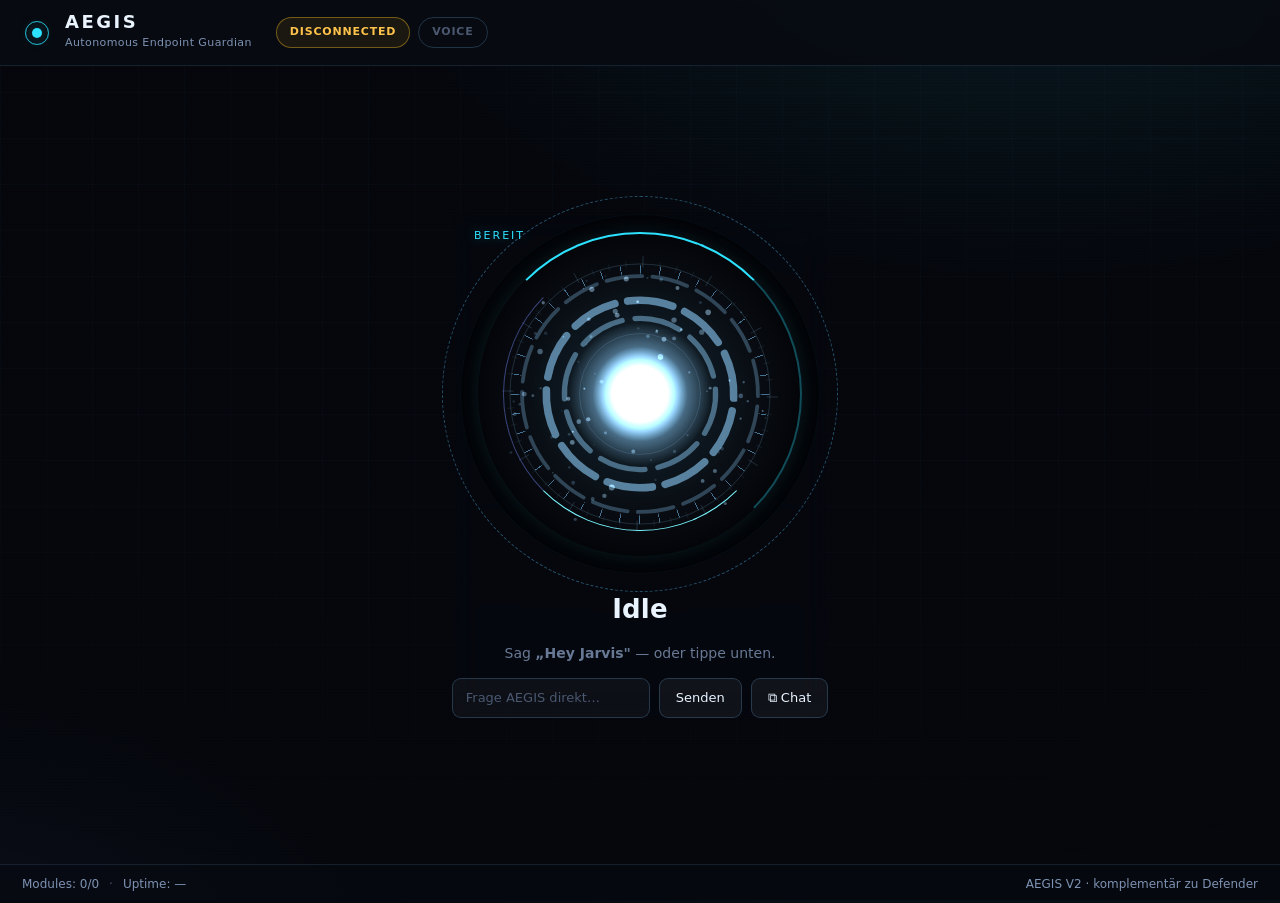
<file: aegis2/ui/web/index.html>
<!DOCTYPE html>
<html lang="de">
<head>
<meta charset="utf-8">
<title>AEGIS</title>
<meta name="viewport" content="width=device-width, initial-scale=1">
<!--
  CSP lockdown: nur lokale Skripte/Styles/Images. Kein Remote-Fetch.
  Hinweis: 'frame-ancestors' wirkt nur als HTTP-Header (vom QtWebEngine
  oder einem Server gesetzt), nicht als <meta> — daher hier weggelassen.
  'file:' ist drin für lokales Browser-Preview (außerhalb der WebView),
  in der echten WebView läuft index.html aus QRC und 'file:' wird nicht
  benötigt.
-->
<meta http-equiv="Content-Security-Policy" content="
  default-src 'none';
  script-src 'self' qrc: file:;
  style-src  'self' 'unsafe-inline' file:;
  img-src    'self' data: blob: file:;
  font-src   'self' data:;
  connect-src 'self' qrc:;
  base-uri 'none';
  form-action 'none';
">
<meta http-equiv="X-Content-Type-Options" content="nosniff">
<meta name="referrer" content="no-referrer">
<link rel="stylesheet" href="style.css?v=274">
<link rel="stylesheet" href="mobile_fix.css?v=5">
<script src="qrc:///qtwebchannel/qwebchannel.js"></script>
</head>
<body class="mode-orb">

<!-- ===== Erststart-Overlay: Modell-Laden mit Fortschritt (sichtbar NUR wenn Modelle fehlen) ===== -->
<div id="boot-overlay" hidden>
  <div class="boot-card">
    <div class="boot-ring" aria-hidden="true"></div>
    <div class="boot-title">AEGIS startet</div>
    <div class="boot-stage" id="boot-stage">Initialisiere …</div>
    <div class="boot-track"><div class="boot-bar" id="boot-bar"></div></div>
    <div class="boot-pct" id="boot-pct"></div>
    <div class="boot-hint">Beim ersten Start lade ich meine KI-Modelle. Danach starte ich
      einmal sauber neu — du musst nichts tun.</div>
  </div>
</div>

<div id="app">

  <!-- ===== Live-Update-Fortschritt — erscheint NUR waehrend eines Updates ===== -->
  <div id="update-banner" class="update-banner" hidden role="status" aria-live="polite">
    <div id="update-bar" class="update-bar"></div>
    <div class="update-row">
      <span class="update-ico" aria-hidden="true">⬆</span>
      <span id="update-text" class="update-text">Update …</span>
      <button id="update-apply" class="update-apply" hidden>Jetzt installieren</button>
    </div>
  </div>

  <!-- ===== Header ===== -->
  <header class="topbar">
    <div class="brand">
      <div class="brand-mark" aria-hidden="true">
        <span class="mark-pulse"></span>
        <span class="mark-pulse mark-pulse-delay"></span>
        <span class="mark-core"></span>
      </div>
      <div class="brand-text">
        <h1>AEGIS</h1>
        <span class="muted">Autonomous Endpoint Guardian</span>
      </div>
    </div>

    <nav class="tabs dock" role="tablist">
      <button class="tab is-active" data-tab="voice" title="Assistent — Orb-Heimansicht">◎ Assistent</button>
      <button class="tab" data-tab="dashboard" title="Dashboard & Vitals">▤ Dashboard</button>
      <button class="tab" data-tab="threats" title="Bedrohungen">⚠ Threats</button>
      <button class="tab" data-tab="scan" title="System-Scan">◴ Scan</button>
      <button class="tab" data-tab="quarantine" title="Quarantäne">⛓ Quarantine</button>
      <button class="tab" data-tab="network" title="Netzwerk">⇄ Network</button>
      <button class="tab" data-tab="sentinel" title="USB / Sentinel">⛨ Sentinel</button>
      <button class="tab" data-tab="memory" title="Gedächtnis">◈ Memory</button>
      <button class="tab" data-tab="settings" title="Einstellungen">⚙ Settings</button>
    </nav>

    <div class="status-cluster">
      <div id="conn-pill" class="pill pill-warn">DISCONNECTED</div>
      <div id="integrity-pill" class="pill pill-mute" title="Selbst-Integrität: prüft, ob die AEGIS.exe unverändert ist">⛨ …</div>
      <div id="voice-pill" class="pill pill-mute" title="Wake-word listener">VOICE</div>
    </div>
  </header>

  <!-- ===== Views ===== -->
  <main class="views">

    <!-- Dashboard -->
    <section class="view" data-view="dashboard">
      <div class="hud-hero">
        <div class="reactor" aria-hidden="true"><i class="r3"></i><i class="r1"></i><i class="r2"></i><i class="core"></i></div>
        <div class="hud-hero-text">
          <div class="hud-hero-title">SYSTEM <span class="hud-on">ONLINE</span></div>
          <div class="hud-hero-sub">AEGIS · Autonomous Endpoint Guardian — Echtzeit-Schutz aktiv, KI bereit</div>
          <div class="hud-bar"><span></span></div>
        </div>
        <div class="hud-clock" aria-hidden="true">
          <div class="hud-time mono" id="hud-time">--:--:--</div>
          <div class="hud-date mono" id="hud-date">—</div>
          <div class="hud-meta mono">⛨ SECURE · 🔒 ENCRYPTED</div>
        </div>
      </div>
      <div class="card vitals-card">
        <div class="card-head"><h2>System Vitals</h2><span class="muted mono">● live</span></div>
        <div class="vitals">
          <div class="vital" data-vital="schutz"><span class="vital-label">Schutz-Kern</span><span class="vital-bar"><i></i></span><span class="vital-val mono">—</span></div>
          <div class="vital" data-vital="wacht"><span class="vital-label">Wachsamkeit</span><span class="vital-bar"><i></i></span><span class="vital-val mono">—</span></div>
          <div class="vital" data-vital="wissen"><span class="vital-label">Wissens-Index</span><span class="vital-bar"><i></i></span><span class="vital-val mono">—</span></div>
          <div class="vital" data-vital="netz"><span class="vital-label">Netz-Aktivität</span><span class="vital-bar"><i></i></span><span class="vital-val mono">—</span></div>
          <div class="vital" data-vital="bedrohung"><span class="vital-label">Bedrohungslage</span><span class="vital-bar"><i></i></span><span class="vital-val mono">—</span></div>
        </div>
        <div class="mono" id="vital-knowledge" title="Echte, wachsende Wissensbasis — zählt nur hoch, wenn AEGIS wirklich dazulernt" style="margin-top:13px;font-size:12.5px;color:#8aa0b8;letter-spacing:.3px">Wissensbasis: — Einträge</div>
      </div>
      <div class="stat-grid">
        <div class="stat-tile">
          <div class="stat-label">Events / 24h</div>
          <div class="stat-value" id="stat-events">—</div>
        </div>
        <div class="stat-tile">
          <div class="stat-label">Threats / 24h</div>
          <div class="stat-value stat-warn" id="stat-threats">—</div>
        </div>
        <div class="stat-tile">
          <div class="stat-label">Quarantine pending</div>
          <div class="stat-value" id="stat-pending">—</div>
        </div>
        <div class="stat-tile">
          <div class="stat-label">Domains blocked</div>
          <div class="stat-value stat-ok" id="stat-domains">—</div>
        </div>
      </div>

      <div class="card" id="dev-card">
        <div class="card-head">
          <h2>Meine Entwicklung</h2>
          <span class="muted" id="dev-since">Lernstand …</span>
        </div>
        <ul class="dev-list" id="dev-list">
          <li class="empty">Lade Lernstand …</li>
        </ul>
      </div>

      <div class="card debug-card">
        <div class="card-head">
          <h2>Live Debug Stream</h2>
          <div class="debug-controls">
            <span class="muted" id="debug-rate">0 ev/s · 0 frames</span>
            <select id="debug-sev" title="Min severity">
              <option value="">all</option>
              <option value="INFO">INFO+</option>
              <option value="WARN">WARN+</option>
              <option value="THREAT">THREAT+</option>
              <option value="CRITICAL">CRITICAL</option>
            </select>
            <select id="debug-source" title="Source module">
              <option value="">all sources</option>
            </select>
            <input id="debug-search" placeholder="grep…">
            <button class="btn-ghost" id="debug-pause" title="Pause auto-scroll">⏸</button>
            <button class="btn-ghost" id="debug-clear" title="Clear stream">⌫</button>
            <button class="btn-ghost" id="debug-copy" title="Copy visible">⧉</button>
          </div>
        </div>
        <pre class="debug-log" id="debug-log" tabindex="0"></pre>
      </div>

      <div class="card">
        <div class="card-head">
          <h2>Recent Threats</h2>
          <button class="btn-ghost" id="threats-clear">Clear view</button>
        </div>
        <ol class="thread" id="threats-list">
          <li class="empty">Noch keine Bedrohungen registriert.</li>
        </ol>
      </div>
    </section>

    <!-- Threats -->
    <section class="view" data-view="threats">
      <div class="card">
        <div class="card-head">
          <h2>Event Stream</h2>
          <div class="filters">
            <select id="filter-severity">
              <option value="">All severities</option>
              <option value="INFO">Info</option>
              <option value="WARN">Warn</option>
              <option value="THREAT">Threat</option>
              <option value="CRITICAL">Critical</option>
            </select>
            <select id="filter-category">
              <option value="">All categories</option>
              <option value="FILE">File</option>
              <option value="PROCESS">Process</option>
              <option value="NETWORK">Network</option>
              <option value="URL">URL</option>
              <option value="DNS">DNS</option>
              <option value="SYSTEM">System</option>
            </select>
            <input id="filter-search" placeholder="Suche…">
          </div>
        </div>
        <ol class="thread thread-tight" id="events-list"></ol>
      </div>
    </section>

    <!-- Full-System-Scan -->
    <section class="view" data-view="scan">
      <div class="card">
        <div class="card-head">
          <h2>Full-System-Scan</h2>
          <div class="scan-controls">
            <button class="btn btn-primary" id="scan-start">▶ Scan starten</button>
            <button class="btn-ghost" id="scan-cancel" disabled>■ Abbrechen</button>
            <select id="scan-filter-verdict">
              <option value="">alle Verdicts</option>
              <option value="block">nur BLOCK</option>
              <option value="warn">nur WARN</option>
              <option value="unknown">nur UNKNOWN</option>
              <option value="clean">nur CLEAN</option>
            </select>
            <select id="scan-filter-kind">
              <option value="">alle Locations</option>
              <option value="registry_run">Registry Run</option>
              <option value="startup_folder">Startup</option>
              <option value="scheduled_task">Scheduled Task</option>
              <option value="service">Service</option>
              <option value="temp">Temp/AppData</option>
              <option value="browser_ext">Browser-Extension</option>
              <option value="wmi_subscription">WMI Subscription</option>
            </select>
          </div>
        </div>

        <div class="scan-progress">
          <div class="scan-bar"><div class="scan-bar-fill" id="scan-bar-fill"></div></div>
          <div class="scan-stats">
            <span><b id="scan-stat-total">0</b> items</span>
            <span class="stat-threat"><b id="scan-stat-block">0</b> block</span>
            <span class="stat-warn"><b id="scan-stat-warn">0</b> warn</span>
            <span class="muted"><b id="scan-stat-locs">0</b> Locations</span>
            <span class="muted" id="scan-stat-phase">—</span>
          </div>
        </div>

        <table class="table table-scan">
          <thead>
            <tr>
              <th style="width:90px">Verdict</th>
              <th style="width:140px">Location</th>
              <th>Name</th>
              <th>Value / Path</th>
              <th>Reasons</th>
              <th style="width:80px">Action</th>
            </tr>
          </thead>
          <tbody id="scan-tbody">
            <tr class="empty"><td colspan="6">Noch kein Scan gelaufen. Knopf oben.</td></tr>
          </tbody>
        </table>
      </div>
    </section>

    <!-- Quarantine -->
    <section class="view" data-view="quarantine">
      <div class="card">
        <div class="card-head"><h2>Quarantine</h2><button class="btn-ghost btn-sm" id="quar-reload">↻ Aktualisieren</button></div>
        <table class="table">
          <thead>
            <tr><th>Datei</th><th>Hash</th><th>Reason</th><th>Quarantined</th><th></th></tr>
          </thead>
          <tbody id="quarantine-tbody">
            <tr class="empty"><td colspan="5">Pending: 0</td></tr>
          </tbody>
        </table>
      </div>
    </section>

    <!-- Network -->
    <section class="view" data-view="network">
      <div class="card">
        <div class="card-head">
          <h2>Live Network</h2>
          <input id="net-search" placeholder="Prozess / IP / Port">
        </div>
        <table class="table table-network">
          <thead>
            <tr><th>Prozess</th><th>PID</th><th>Aktiv</th><th>Unique</th><th>Top Remote</th><th>Listen</th></tr>
          </thead>
          <tbody id="net-tbody"></tbody>
        </table>
      </div>
    </section>

    <!-- Sentinel (Phase 5 — Driver / USB / Keylog) -->
    <section class="view" data-view="sentinel">
      <div class="sentinel-grid">

        <!-- ---------- Drivers ---------- -->
        <div class="card">
          <div class="card-head">
            <h2>Kernel-Driver</h2>
            <button class="btn btn-ghost btn-sm" id="driver-rescan">Rescan</button>
          </div>
          <p class="muted" style="margin:0 0 12px;">
            Unsigned/Expired/Hash-mismatched Treiber werden hier gelistet.
            Drittanbieter-Driver werden 1x bei erster Sichtung gemeldet.
          </p>
          <table class="table table-driver">
            <thead>
              <tr>
                <th>Name</th>
                <th>Status</th>
                <th>Signer</th>
                <th>State</th>
              </tr>
            </thead>
            <tbody id="driver-tbody">
              <tr><td colspan="4" class="muted">Lade…</td></tr>
            </tbody>
          </table>
        </div>

        <!-- ---------- USB ---------- -->
        <div class="card">
          <div class="card-head">
            <h2>USB-Devices</h2>
            <span class="muted" id="usb-count">—</span>
          </div>
          <p class="muted" style="margin:0 0 12px;">
            BadUSB/Rubber-Ducky-Verdacht bei Composite-Devices (Storage+Keyboard).
            VID/PID-Blocklist: <strong id="usb-blocklist-count">0</strong> Einträge.
          </p>
          <table class="table table-usb">
            <thead>
              <tr>
                <th>Name</th>
                <th>Class</th>
                <th>VID:PID</th>
                <th></th>
              </tr>
            </thead>
            <tbody id="usb-tbody">
              <tr><td colspan="4" class="muted">Lade…</td></tr>
            </tbody>
          </table>
          <div class="usb-blocker">
            <input id="usb-block-vid" placeholder="VID (z.B. 046D)" maxlength="4">
            <input id="usb-block-pid" placeholder="PID (z.B. C534)" maxlength="4">
            <button class="btn btn-ghost btn-sm" id="usb-block-add">Blocken</button>
          </div>
        </div>

        <!-- ---------- Keylog ---------- -->
        <div class="card">
          <div class="card-head">
            <h2>Keylogger-Detection</h2>
            <span class="muted" id="keylog-suspect-count">0 suspects</span>
          </div>
          <p class="muted" style="margin:0 0 12px;">
            Heuristik: Hidden+Persistent Prozesse mit Input-Relevanz.
            Eigene Prozess-Namen können auf Blocklist gesetzt werden.
          </p>
          <ul class="suspect-list" id="keylog-tbody">
            <li class="muted">Lade…</li>
          </ul>
          <div class="keylog-blocker">
            <input id="keylog-add-name" placeholder="Prozess-Name (z.B. badtool.exe)" maxlength="64">
            <button class="btn btn-ghost btn-sm" id="keylog-add-btn">Blocken</button>
          </div>
        </div>

      </div>
    </section>

    <!-- Voice / Cognition — Orb-Heimansicht (Single-Screen-Default) -->
    <section class="view is-active" data-view="voice">
      <div class="card cognition-hero">
        <div class="brain-stage" id="brain-stage">
          <canvas id="brain-canvas" aria-label="AEGIS Cognition Sphere"></canvas>
          <span class="orb-ticks" aria-hidden="true"></span>
          <span class="orb-ring r-dash" aria-hidden="true"></span>
          <span class="orb-ring r-seg" aria-hidden="true"></span>
          <span class="orb-ring r-seg2" aria-hidden="true"></span>
          <div class="brain-overlay" id="brain-overlay">
            <span class="brain-overlay-label">COGNITION</span>
          </div>
        </div>
        <div class="voice-state">
          <h2 id="voice-status">Idle</h2>
          <p class="muted">Sag <strong>„Hey Jarvis"</strong> — oder tippe unten.</p>
          <div class="voice-history" id="voice-history"></div>
          <div class="voice-transcript" id="voice-transcript">—</div>
          <div class="voice-input">
            <input id="voice-text" placeholder="Frage AEGIS direkt…">
            <button class="btn" id="voice-send">Senden</button>
            <button class="btn" id="voice-stop" title="Sprachausgabe abbrechen" style="display:none;">⏹</button>
            <button class="btn" id="chat-copy-all" title="Ganzen Chat kopieren">⧉ Chat</button>
          </div>
        </div>
      </div>
      <div class="card">
        <div class="card-head"><h2>Verfügbare Kommandos</h2></div>
        <ul class="cmd-list">
          <li><b>🛡️ Schutz:</b> <kbd>"status"</kbd> · <kbd>"scan"</kbd> · <kbd>"ist der scan fertig?"</kbd> · <kbd>"zeig bedrohungen"</kbd> · <kbd>"quarantäne"</kbd> · <kbd>"ist das sicher: <i>Link/Text</i>"</kbd></li>
          <li><b>👁️ Bildschirm:</b> <kbd>"was siehst du"</kbd> · <kbd>"mache ein Screenshot"</kbd> — erkennt den Bildschirm + warnt bei echter Gefahr</li>
          <li><b>🤖 Agent:</b> <kbd>"plane: <i>…</i>"</kbd> · <kbd>"erledige folgendes: <i>…</i>"</kbd> — plant mehrere Schritte, führt sichere automatisch aus</li>
          <li><b>🎵 Musik & Spotify:</b> <kbd>"spiele <i>…</i>"</kbd> · <kbd>"nächster Song"</kbd> · <kbd>"Spotify leiser"</kbd> · <kbd>"like den Song"</kbd> · <kbd>"verbinde mein Spotify"</kbd> · <kbd>"zeig meine Lieblingssongs"</kbd></li>
          <li><b>🪟 Fenster & Apps:</b> <kbd>"öffne discord"</kbd> · <kbd>"beende spotify"</kbd> · <kbd>"minimiere dich"</kbd> · <kbd>"verschiebe <i>X</i> auf den Hauptmonitor"</kbd> · <kbd>"hebe <i>X</i> hervor"</kbd> · <kbd>"schließe den Chat"</kbd></li>
          <li><b>🧠 Wissen & Gedächtnis:</b> <kbd>"was ist <i>…</i>"</kbd> · <kbd>"lerne: <i>…</i>"</kbd> · <kbd>"lerne von <i>https://…</i>"</kbd> · <kbd>"merk dir, dass <i>…</i>"</kbd> · <kbd>"was hast du gelernt"</kbd> · <kbd>"vergiss alles"</kbd></li>
          <li><b>🗣️ Stimme & Anrede:</b> <kbd>"nenn mich SIR"</kbd> · <kbd>"hör ab jetzt auf <i>Jarvis</i>"</kbd> · <kbd>"nutze die Microsoft-Stimme"</kbd> / <kbd>"…die neuronale Stimme"</kbd> · <kbd>"sei ruhig"</kbd> / <kbd>"sprich wieder"</kbd></li>
          <li><b>⚙️ System & Info:</b> <kbd>"systeminfo"</kbd> · <kbd>"wie spät ist es"</kbd> · <kbd>"welches Modell"</kbd> · <kbd>"was ist neu"</kbd> · <kbd>"wie bist du aufgebaut"</kbd> · <kbd>"was kannst du"</kbd> · <kbd>"starte dich neu"</kbd></li>
        </ul>
      </div>
      <div class="card">
        <div class="card-head"><h2>Lokale KI (Ollama)</h2>
          <span class="muted" id="ollama-status">—</span>
        </div>
        <p class="muted" style="margin:0 0 10px;">
          Für freie Konversation statt nur Befehle. Läuft <strong>komplett lokal</strong>,
          gratis, kein Schlüssel — keine Daten verlassen deinen PC. Das aktive Modell steht oben rechts.
        </p>
        <button class="btn" id="ollama-install">Lokale KI aktivieren</button>
        <div id="ollama-progress-wrap" style="display:none;margin-top:12px;">
          <div style="height:8px;background:rgba(255,255,255,.08);border-radius:5px;overflow:hidden;">
            <div id="ollama-bar" style="height:100%;width:0%;background:linear-gradient(90deg,#38bdf8,#818cf8);transition:width .3s;"></div>
          </div>
          <span class="muted" id="ollama-stage" style="font-size:12px;display:block;margin-top:6px;"></span>
        </div>
      </div>
    </section>

    <!-- Memory / Gedächtnis -->
    <section class="view" data-view="memory">
      <div class="card">
        <div class="card-head"><h2>Was AEGIS sich gemerkt hat</h2>
          <span class="muted" id="mem-count">—</span>
        </div>
        <p class="muted" style="margin:0 0 12px;">Dauerhaftes, lokales Gedächtnis — bleibt über Neustarts erhalten und verlässt deinen PC nie. Ändern per Sprache: „nenn mich …", „hör ab jetzt auf …", „merk dir, dass …", „vergiss alles".</p>
        <div id="mem-body" class="mem-body">lädt …</div>
      </div>
      <div class="card">
        <div class="card-head"><h2>AEGIS-Brain — Identität &amp; Regeln</h2>
          <span class="muted">wird bei jeder Antwort gelesen</span>
        </div>
        <p class="muted" style="margin:0 0 12px;">Dein „Brain": Identität, Prioritäten, Stimme und Regeln, die JARVIS bei <strong>jeder</strong> Antwort als Persönlichkeits-Vorgabe liest — so startet er nie bei null. Frei editierbar (Markdown). Die fest verdrahteten Sicherheitsregeln bleiben übergeordnet.</p>
        <textarea id="brain-text" class="brain-text" spellcheck="false" placeholder="lädt …"></textarea>
        <div style="margin-top:10px; display:flex; align-items:center; gap:12px;">
          <button class="btn" id="brain-save">Brain speichern</button>
          <span id="brain-status" class="muted"></span>
        </div>
      </div>
    </section>

    <!-- Vision-Thumbnail: klein oben links, zeigt live was AEGIS sieht ("was siehst du") -->
    <div id="vision-thumb" style="display:none">
      <div class="vthumb-head"><span>👁️ Was ich sehe</span><button id="vision-thumb-x" title="Schließen">✕</button></div>
      <img id="vision-thumb-img" alt="Bildschirm-Ausschnitt">
    </div>

    <!-- Vision-Embed: zeigt live, was AEGIS auf dem Bildschirm sieht ("was siehst du") -->
    <section class="view" data-view="vision">
      <div class="card">
        <div class="card-head"><h2>Was ich gerade sehe</h2></div>
        <img id="vision-img" alt="Bildschirm-Ausschnitt" style="width:100%;border-radius:10px;border:1px solid var(--line-2);display:block">
        <p class="muted" style="margin-top:10px;font-size:11.5px">Dieser Screenshot wurde lokal erkannt — meine Beschreibung steht im Chat. Nichts verlässt deinen PC.</p>
      </div>
    </section>

    <!-- Fähigkeiten-/Gedächtnis-Embed: "was kannst du" -->
    <section class="view" data-view="capabilities">
      <div class="card">
        <div class="card-head"><h2>Was AEGIS kann</h2></div>
        <div class="arch" style="grid-template-areas:none;grid-template-columns:1fr 1fr">
          <div class="arch-box"><b>🛡️ Sicherheit</b><span>System-Scan · Bedrohungen · Quarantäne · Echtzeit-Watcher (Prozess/Datei/Netzwerk/USB) · Domain-Blocklist · «ist das sicher: …»</span></div>
          <div class="arch-box"><b>👁️ Bildschirm sehen</b><span>«was siehst du» / «mache ein Screenshot» — erkennt den Bildschirm + warnt bei echter Gefahr</span></div>
          <div class="arch-box"><b>🤖 Mehrschritt-Agent</b><span>«plane: …» / «erledige folgendes …» — plant mehrere Schritte und führt sichere automatisch aus</span></div>
          <div class="arch-box"><b>📱 Auf dem Handy</b><span>Volle Oberfläche live übers Handy (Tailscale, verschlüsselt) — per VOICE auch sprechen</span></div>
          <div class="arch-box"><b>🎙️ Stimme</b><span>«Hey Jarvis» · Deutsch (Whisper/GPU) · spricht zurück · «nutze die Microsoft-/neuronale Stimme»</span></div>
          <div class="arch-box"><b>🎵 Medien & Spotify</b><span>Echtes Spotify-Login + «like den Song» · app-genaue Lautstärke · echter Play/Pause-Status</span></div>
          <div class="arch-box"><b>🧠 Wissen & Lernen</b><span>«lerne …» · «was ist …» · merkt sich Fakten · lernt im Hintergrund (~1/Min) dazu</span></div>
          <div class="arch-box"><b>🪟 Bedienung</b><span>Apps öffnen/schließen · «minimiere dich» · Fenster verschieben · Embeds · Neustart · Systeminfo</span></div>
          <div class="arch-box" style="border-color:var(--acc)"><b>📊 Mein Gedächtnis</b><span id="cap-mem">frag «was hast du gelernt» für Details.</span></div>
        </div>
      </div>
    </section>

    <!-- Architektur-Embed: "wie bist du aufgebaut" -->
    <section class="view" data-view="architecture">
      <div class="card">
        <div class="card-head"><h2>Wie AEGIS aufgebaut ist</h2></div>
        <div class="arch">
          <div class="arch-box arch-percept"><b>Wahrnehmung · Echtzeit</b><span>Prozess-, Datei- &amp; Netzwerk-Watcher · USB-Sentinel — sieht neue Dateien &amp; Prozesse sofort</span></div>
          <div class="arch-box arch-observe"><b>Beobachtbarkeit</b><span>Live-Ereignisse · Status / Lagebericht · Protokolle</span></div>
          <div class="arch-box arch-protect"><b>Schutz · Guardrails</b><span>Blocklist · Quarantäne · Self-Protect · Capability-Gate</span></div>
          <div class="arch-box arch-voice"><b>Stimme &amp; Interaktion</b><span>Whisper-STT (GPU) · edge-TTS · Weckwort · Intent-Router</span></div>
          <div class="arch-core"><span class="arch-core-l">AEGIS</span><span class="arch-core-s">Agentic Core</span></div>
          <div class="arch-box arch-tools"><b>KI &amp; Werkzeuge</b><span>Ollama · Gemma 3 · Browser-Control · Media-Steuerung (SMTC)</span></div>
          <div class="arch-box arch-memory"><b>Gedächtnis &amp; Wissen</b><span>RAG-Wissensbasis · Fakten-Memory · Brain (Persona) · Auto-Research</span></div>
        </div>
        <p class="muted" style="margin-top:14px;font-size:11.5px">Lokal auf deinem PC · komplementär zu Windows Defender. Dieses Embed kannst du ziehen &amp; skalieren — und es leuchtet, wenn ich spreche.</p>
      </div>
    </section>

    <!-- Settings -->
    <section class="view" data-view="settings">
      <div class="card">
        <div class="card-head"><h2>Keys & Integrations</h2></div>
        <div class="form-row">
          <label>VirusTotal API-Key</label>
          <input type="password" id="vt-key" placeholder="optional">
          <div style="margin-top:6px;">
            <button class="btn-ghost" id="vt-test">Key testen</button>
            <span id="vt-status" class="muted"></span>
          </div>
        </div>
        <div class="form-row">
          <label>Anthropic (Claude) API-Key</label>
          <input type="password" id="claude-key" placeholder="sk-ant-…  (DPAPI-encrypted at rest)">
        </div>
        <div class="form-row">
          <label>Picovoice (Wake-Word) Access-Key</label>
          <input type="password" id="pv-key" placeholder="optional">
        </div>
      </div>

      <div class="card">
        <div class="card-head"><h2>Monitoring</h2></div>
        <div class="form-row">
          <label>Auto-Quarantine neue EXEs</label>
          <input type="checkbox" id="auto-q" checked>
        </div>
        <div class="form-row">
          <label>Wake-Word aktiv</label>
          <input type="checkbox" id="wake-active" checked>
        </div>
        <div class="form-row">
          <label>Cloud-STT erlauben (Voice -> Anthropic)</label>
          <input type="checkbox" id="cloud-stt">
        </div>
      </div>

      <div class="card">
        <div class="card-head"><h2>Sprachausgabe</h2></div>
        <div class="form-row">
          <label>Sprachausgabe aktiv (AEGIS spricht)</label>
          <input type="checkbox" id="tts-enabled" checked>
        </div>
        <div class="form-row">
          <label>Freihändig „Hey Jarvis" — reden ohne Knopf (Mikro lauscht lokal)</label>
          <input type="checkbox" id="wake-jarvis">
        </div>
        <div class="form-row">
          <label>Gesprächsmodus — nach einer Antwort kurz weiterhören (Folgefrage ohne „Hey Jarvis")</label>
          <input type="checkbox" id="conv-followup" checked>
        </div>
        <div class="form-row">
          <label>AEGIS-Stimme (neuronal &amp; gratis, online — „System-Stimme" läuft offline)</label>
          <select id="tts-voice">
            <option value="de-DE-ConradNeural">Conrad — männlich, ruhig</option>
            <option value="de-DE-SeraphinaMultilingualNeural">Seraphina — weiblich, sehr natürlich</option>
            <option value="de-DE-FlorianMultilingualNeural">Florian — männlich, locker</option>
            <option value="de-DE-KatjaNeural">Katja — weiblich, klar</option>
            <option value="de-DE-AmalaNeural">Amala — weiblich, warm</option>
            <option value="de-DE-KillianNeural">Killian — männlich, jung</option>
            <option value="de-AT-JonasNeural">Jonas — männlich, österreichisch</option>
            <option value="de-AT-IngridNeural">Ingrid — weiblich, österreichisch</option>
            <option value="de-CH-JanNeural">Jan — männlich, schweizerisch</option>
            <option value="de-CH-LeniNeural">Leni — weiblich, schweizerisch</option>
            <option value="sapi">System-Stimme (offline, ohne edge-tts)</option>
          </select>
        </div>
        <div class="form-row">
          <label>Stimme anhören</label>
          <button class="btn btn-sm" id="tts-test">▶ Test</button>
        </div>
      </div>

      <details class="card">
        <summary class="card-head" style="cursor:pointer;list-style:none;user-select:none">
          <h2>KI-Modell / Backend <span class="muted" style="font-weight:400;text-transform:none;letter-spacing:0">— erweitert, optional</span></h2></summary>
        <p class="muted" style="margin:10px 0 12px;">
          AEGIS wählt automatisch das beste verfügbare lokale Modell — normalerweise musst du hier
          nichts einstellen. Nur ändern, wenn du bewusst ein anderes Backend nutzen willst:
          <strong>LM Studio, llama.cpp, vLLM, Jan, LocalAI</strong> … oder eine Cloud-API
          (Adresse + Modellname, ggf. Schlüssel).
        </p>
        <div class="form-row">
          <label>Backend</label>
          <select id="llm-provider">
            <option value="ollama">Ollama (lokal, Standard)</option>
            <option value="openai_compatible">OpenAI-kompatibel (LM Studio / llama.cpp / vLLM / Cloud)</option>
          </select>
        </div>
        <div class="form-row">
          <label>Adresse (nur OpenAI-kompatibel) — z. B. http://localhost:1234</label>
          <input type="text" id="llm-base-url" placeholder="http://localhost:1234" autocomplete="off" spellcheck="false">
        </div>
        <div class="form-row">
          <label>Modell — z. B. gemma3:4b (Standard) · qwen3:8b</label>
          <input type="text" id="llm-model" placeholder="gemma3:4b" autocomplete="off" spellcheck="false">
        </div>
        <div class="form-row">
          <label>API-Schlüssel (nur Cloud; lokal leer lassen)</label>
          <input type="password" id="llm-key" placeholder="leer = nicht nötig" autocomplete="off">
        </div>
        <div class="form-row">
          <label>&nbsp;</label>
          <button class="btn btn-sm" id="llm-save">Backend speichern</button>
        </div>
      </details>

      <div class="card">
        <div class="card-head"><h2>Handy-Ansicht (live vom Smartphone)</h2></div>
        <p class="muted" style="margin:0 0 12px;">
          Sieh und <strong>steuere</strong> AEGIS vom Handy: Status, Ereignisse, Chat und
          sichere Befehle (Scan/Quarantäne). Per geheimem Token gesichert, gefährliche Aktionen
          gesperrt. Standardmäßig aus.
        </p>
        <div class="form-row">
          <label>Handy-Ansicht aktivieren (gleiches WLAN)</label>
          <input type="checkbox" id="mobile-view">
        </div>
        <div class="form-row" id="mobile-url-row" style="display:none">
          <label>Adresse fürs WLAN (antippen = markieren)</label>
          <input type="text" id="mobile-url" readonly onclick="this.select()" style="font-size:12px" spellcheck="false">
        </div>
        <div class="form-row">
          <label>Von überall erreichbar (mobile Daten / fremdes WLAN — sicherer Tunnel)</label>
          <input type="checkbox" id="mobile-remote">
        </div>
        <div class="form-row" id="mobile-remote-url-row" style="display:none">
          <label>Öffentliche Adresse — von überall (ändert sich bei jedem Neustart)</label>
          <input type="text" id="mobile-remote-url" readonly onclick="this.select()" style="font-size:12px" spellcheck="false">
        </div>
      </div>

      <div class="card">
        <div class="card-head"><h2>Autonome Aktionen</h2></div>
        <p class="muted" style="margin:0 0 12px;">
          Jede dieser Aktionen verlangt deine explizite Zustimmung in der
          <strong>Consent-Queue</strong>. Keine Hintergrund-Ausführung ohne Approval.
        </p>
        <div class="form-row">
          <label>Web-Search erlauben (Brain darf recherchieren)</label>
          <input type="checkbox" id="allow-websearch">
        </div>
        <div class="form-row">
          <label>Shell-Commands erlauben (Brain darf System-Tasks ausführen)</label>
          <input type="checkbox" id="allow-shell">
        </div>
        <div class="form-row">
          <label>Self-Learning erlauben (Brain schreibt nach AEGIS_LEARNINGS)</label>
          <input type="checkbox" id="allow-learning" checked>
        </div>
        <div class="form-row">
          <label>Consent-TTL (Standard, in Minuten)</label>
          <input type="text" id="consent-ttl" value="10" style="width:100px;">
        </div>
        <button class="btn" id="save-settings">Speichern</button>
      </div>

      <div class="card">
        <div class="card-head"><h2>Autonomie-Stufe</h2>
          <span class="muted" id="autonomy-status">—</span>
        </div>
        <p class="muted" style="margin:0 0 12px;">
          Wie eigenständig AEGIS handeln darf. Höhere Stufen verlangen den Owner-Pin
          und laufen mit Zeitlimit. Eine kritische Bedrohung schaltet automatisch auf
          «Vorschlagen» zurück.
        </p>
        <div class="form-row">
          <label>Owner-Pin / Passwort (4–64 Zeichen)</label>
          <input type="password" id="autonomy-pin" autocomplete="off" placeholder="Pin oder Passwort" style="width:200px;">
        </div>
        <div class="form-row">
          <label>Altes Passwort (nur zum Ändern)</label>
          <input type="password" id="autonomy-oldpin" autocomplete="off" placeholder="—" style="width:200px;">
        </div>
        <div class="form-row">
          <label>Stufe</label>
          <select id="autonomy-level" style="width:230px;">
            <option value="0">OFF — nichts</option>
            <option value="1">OBSERVE — nur beobachten</option>
            <option value="2">SUGGEST — vorschlagen (Consent)</option>
            <option value="3">AUTO — Whitelist automatisch</option>
            <option value="4">FULL — alles außer Blacklist</option>
          </select>
        </div>
        <div class="form-row">
          <label>Zeitlimit (Min., nur AUTO/FULL)</label>
          <input type="text" id="autonomy-ttl" value="60" style="width:100px;">
        </div>
        <div style="display:flex;gap:8px;flex-wrap:wrap;margin-top:4px;">
          <button class="btn" id="autonomy-apply">Stufe setzen</button>
          <button class="btn btn-sm" id="autonomy-setpin">Pin setzen / ändern</button>
          <button class="btn btn-sm" id="autonomy-stop">Session beenden</button>
        </div>
        <p class="muted" id="autonomy-hint" style="margin:10px 0 0;font-size:12px;"></p>
      </div>

      <div class="card">
        <div class="card-head"><h2>System</h2>
          <span class="muted" id="system-status">Steuerung in der App — keine Skripte</span>
        </div>
        <p class="muted" style="margin:0 0 12px;">
          Alles direkt hier: Neustart, Autostart, Integritäts-Baseline und Einrichtung.
        </p>
        <div style="display:flex;gap:8px;flex-wrap:wrap;">
          <button class="btn" id="sys-restart">AEGIS neu starten</button>
          <button class="btn btn-sm" id="sys-autostart-on">Autostart EIN</button>
          <button class="btn btn-sm" id="sys-autostart-off">Autostart AUS</button>
          <button class="btn btn-sm" id="sys-repin">Integrität neu pinnen</button>
          <button class="btn btn-sm" id="sys-setup">Einrichtung / Reparatur</button>
        </div>
        <p class="muted" id="system-hint" style="margin:10px 0 0;font-size:12px;"></p>
      </div>

      <div class="card">
        <div class="card-head">
          <h2>Pending Consents</h2>
          <span class="muted" id="consent-count">0</span>
        </div>
        <div id="consent-list" class="consent-list">
          <div class="empty">Keine offenen Anfragen.</div>
        </div>
      </div>
    </section>

  </main>

  <footer class="bottombar">
    <span id="footer-modules">Modules: 0/0</span>
    <span class="sep">·</span>
    <span id="footer-uptime">Uptime: —</span>
    <span class="grow"></span>
    <span class="muted">AEGIS V2 · komplementär zu Defender</span>
  </footer>

  <!-- ===== Update Dialog (overlay) ===== -->
  <div id="update-modal" class="modal-backdrop" hidden aria-hidden="true">
    <div class="modal-card" role="dialog" aria-labelledby="update-title" aria-modal="true">
      <header class="modal-head">
        <div class="modal-head-icon" id="update-icon">⬇</div>
        <div class="modal-head-text">
          <h2 id="update-title">Update verfügbar</h2>
          <span class="muted" id="update-subtitle">—</span>
        </div>
        <button class="modal-close" id="update-close" aria-label="Schließen">×</button>
      </header>

      <div class="modal-body">
        <!-- Signature panel -->
        <div class="sig-panel" id="sig-panel">
          <div class="sig-icon" id="sig-icon" aria-hidden="true">✓</div>
          <div class="sig-text">
            <strong id="sig-headline">Cryptographic verification</strong>
            <span class="muted" id="sig-detail">—</span>
          </div>
        </div>

        <!-- Version / Size / Time grid -->
        <div class="update-meta">
          <div class="meta-cell">
            <span class="meta-label">Version</span>
            <span class="meta-value" id="update-version">—</span>
          </div>
          <div class="meta-cell">
            <span class="meta-label">Größe</span>
            <span class="meta-value" id="update-size">—</span>
          </div>
          <div class="meta-cell">
            <span class="meta-label">SHA-256</span>
            <span class="meta-value mono" id="update-sha">—</span>
          </div>
        </div>

        <!-- Changelog -->
        <div class="changelog-block">
          <span class="meta-label">Release notes</span>
          <pre class="changelog" id="update-changelog">—</pre>
        </div>
      </div>

      <footer class="modal-foot">
        <button class="btn btn-ghost" id="update-skip" title="Diese Version nicht anzeigen">
          Überspringen
        </button>
        <button class="btn btn-ghost" id="update-later" title="In 24h erneut fragen">
          Später
        </button>
        <button class="btn btn-primary" id="update-install">
          Jetzt installieren
        </button>
      </footer>

      <!-- Progress overlay (during install) -->
      <div class="modal-progress" id="update-progress" hidden>
        <div class="spinner" aria-hidden="true"></div>
        <div class="progress-text" id="update-progress-text">Installation läuft…</div>
        <div class="muted" id="update-progress-detail">Service wird gestoppt</div>
      </div>
    </div>
  </div>
</div>

<script src="three.min.js"></script>
<script src="brain-gl.js?v=253"></script>
<script src="brain.js?v=251"></script>
<script src="app.js?v=244"></script>
<script src="updater.js?v=251"></script>
<script src="sentinel.js?v=250"></script>
    <script src="dashboard.js?v=244"></script>
    <script src="panels.js?v=269"></script>
    <script src="embeds.js?v=2"></script>
</body>
</html>
</file>
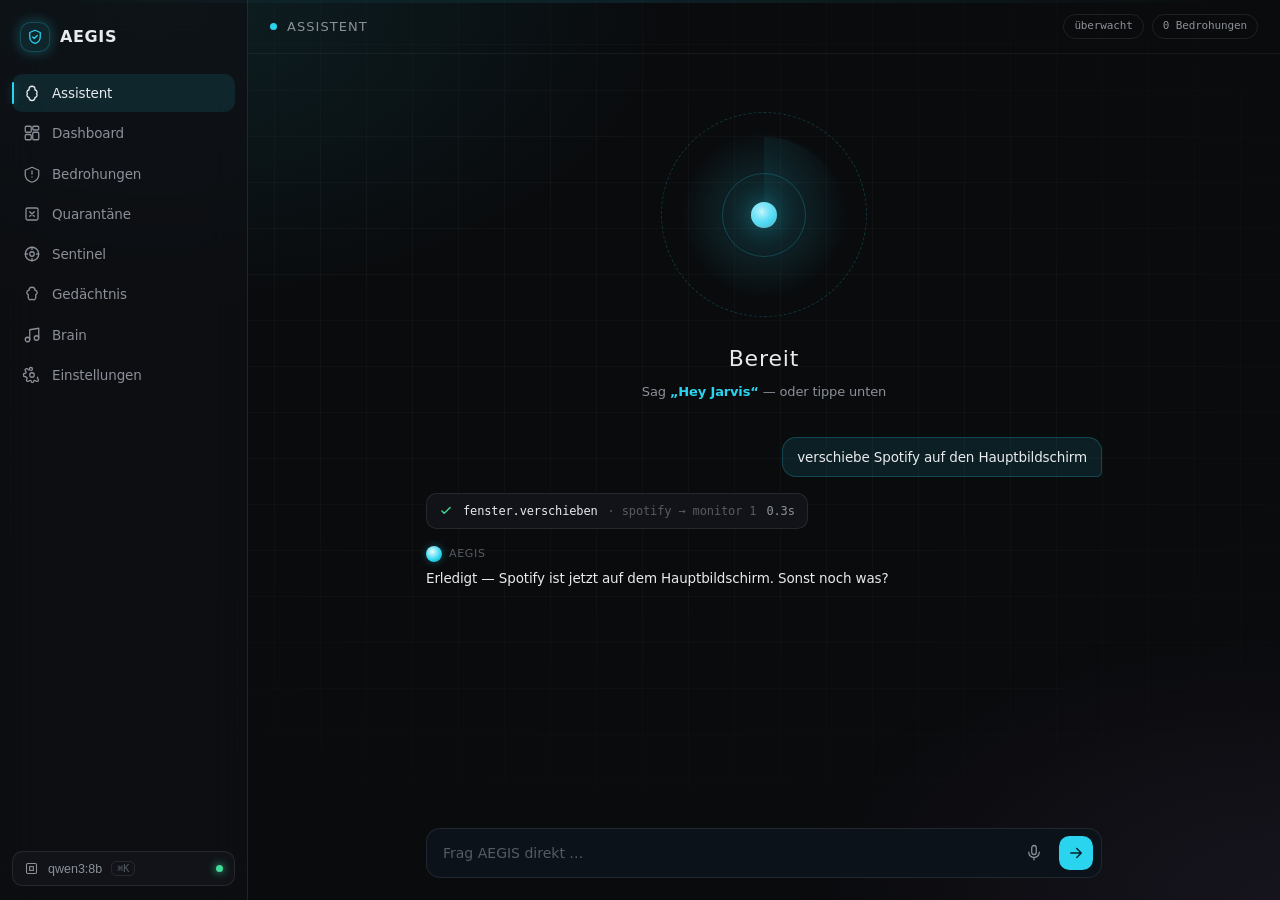
<file: aegis2/ui/web2/index.html>
<!DOCTYPE html>
<html lang="de">
<head>
<meta charset="utf-8">
<meta name="viewport" content="width=device-width, initial-scale=1">
<title>AEGIS</title>
<link rel="stylesheet" href="hud.css">
<style>
  /* ---- sidebar internas ---- */
  .nav .ico { width: 18px; height: 18px; flex: 0 0 18px; }
  .sb-foot { margin-top: auto; padding-top: 10px; }
  .model-badge {
    display: flex; align-items: center; gap: 9px; width: 100%;
    padding: 9px 11px; border-radius: var(--r-lg); border: 1px solid var(--border);
    background: var(--bg-2); color: var(--text-2); font-size: 12.5px; cursor: pointer;
    transition: border-color .15s, color .15s;
  }
  .model-badge:hover { border-color: var(--accent-line); color: var(--text); }
  .model-badge .dot { width: 7px; height: 7px; border-radius: 99px; background: var(--good); box-shadow: 0 0 8px var(--good); margin-left: auto; }
  .kbd { font-family: var(--font-hud); font-size: 10px; color: var(--text-3); border: 1px solid var(--border); border-radius: 5px; padding: 1px 5px; }

  /* ---- main / assistant ---- */
  .asst { height: 100vh; display: flex; flex-direction: column; }
  .topbar { display: flex; align-items: center; gap: 10px; padding: 14px 22px; border-bottom: 1px solid var(--border-soft); }
  .topbar .heartbeat { width: 7px; height: 7px; border-radius: 99px; background: var(--accent); box-shadow: 0 0 0 0 var(--accent-glow); animation: hb 1.8s ease-out infinite; }
  @keyframes hb { 0% { box-shadow: 0 0 0 0 var(--accent-glow); } 70% { box-shadow: 0 0 0 8px transparent; } 100% { box-shadow: 0 0 0 0 transparent; } }
  .topbar .ttl { font-family: var(--font-display); font-size: 13px; letter-spacing: .08em; color: var(--text-2); }
  .topbar .right { margin-left: auto; display: flex; gap: 8px; align-items: center; }
  .pill { font-family: var(--font-hud); font-size: 11px; color: var(--text-2); border: 1px solid var(--border); border-radius: 99px; padding: 3px 10px; }

  .stage { flex: 1; overflow-y: auto; display: flex; flex-direction: column; align-items: center; }
  .thread { width: 100%; max-width: 720px; padding: 26px 22px 8px; display: flex; flex-direction: column; gap: 16px; }

  /* Orb */
  .hero { display: flex; flex-direction: column; align-items: center; justify-content: center; padding: 30px 0 20px; }
  /* Orb — Reticle/Scanner (drehender Ziel-Ring + Ticks + atmender Innenring + Sweep + kleiner Kern) */
  .orb { width: 210px; height: 210px; position: relative; display: grid; place-items: center; }
  .orb .halo { position: absolute; inset: 6%; border-radius: 50%;
    background: radial-gradient(circle, rgba(42,212,238,.20), transparent 66%); filter: blur(2px);
    animation: orb-breathe 4.5s ease-in-out infinite; }
  .orb .reticle { position: absolute; inset: 1%; border-radius: 50%; border: 1px dashed var(--accent-line);
    animation: orb-spin 8s linear infinite, orb-fade 5s ease-in-out infinite; }
  .orb .ticks { position: absolute; inset: 13%; border-radius: 50%;
    background: repeating-conic-gradient(from 0deg, var(--accent-line) 0 1.2deg, transparent 1.2deg 15deg);
    -webkit-mask: radial-gradient(circle, transparent 85%, #000 87%); mask: radial-gradient(circle, transparent 85%, #000 87%);
    opacity: .5; animation: orb-spin 44s linear infinite reverse; }
  .orb .sweep { position: absolute; inset: 13%; border-radius: 50%;
    background: conic-gradient(from 0deg, var(--accent-soft), rgba(42,212,238,.04) 42deg, transparent 72deg);
    animation: orb-spin 4.6s linear infinite; opacity: .6; }
  .orb .inner { position: absolute; inset: 30%; border-radius: 50%; border: 1px solid var(--accent-line);
    animation: orb-pulse 3s ease-in-out infinite; }
  .orb .ripple { position: absolute; inset: 13%; border-radius: 50%; border: 1px solid var(--accent-line); opacity: 0; }
  .orb .center { width: 26px; height: 26px; border-radius: 50%;
    background: radial-gradient(circle at 42% 38%, #eafdff, #3fd6f5 55%, #0c7d99 92%);
    box-shadow: 0 0 22px var(--accent-glow), inset 0 0 8px rgba(255,255,255,.55);
    animation: orb-pulse 3s ease-in-out infinite; }
  @keyframes orb-spin { to { transform: rotate(360deg); } }
  @keyframes orb-fade { 0%,100% { opacity: .4; } 50% { opacity: .85; } }
  @keyframes orb-breathe { 0%,100% { opacity: .7; transform: scale(1); } 50% { opacity: 1; transform: scale(1.05); } }
  @keyframes orb-pulse { 0%,100% { opacity: .7; } 50% { opacity: 1; } }
  .hero .state { font-family: var(--font-display); font-size: 22px; letter-spacing: .04em; margin-top: 22px; }
  .hero .hint { font-size: 13px; color: var(--text-2); margin-top: 7px; }
  .hero .hint b { color: var(--accent); font-weight: 600; }
  /* ---- Orb-Zustaende (Voice-/Event-getrieben) ---- */
  .orb[data-state="listening"] .ripple { animation: orb-ripple 1.9s ease-out infinite; }
  .orb[data-state="listening"] .ripple.d2 { animation-delay: .95s; }
  @keyframes orb-ripple { 0% { transform: scale(.7); opacity: .6; } 100% { transform: scale(1.16); opacity: 0; } }
  .orb[data-state="listening"] .center { box-shadow: 0 0 36px var(--accent-glow), inset 0 0 8px rgba(255,255,255,.65); }
  .orb[data-state="listening"] .sweep { animation-duration: 3s; }
  .orb[data-state="thinking"] .sweep { animation-duration: 1.5s; opacity: .9; }
  .orb[data-state="thinking"] .reticle { animation-duration: 3.5s, 5s; }
  .orb[data-state="thinking"] .inner { animation-duration: 1.4s; }
  .orb[data-state="speaking"] .center { animation: orb-talk .42s ease-in-out infinite; }
  @keyframes orb-talk { 0%,100% { transform: scale(1); opacity: .85; } 50% { transform: scale(1.4); opacity: 1; } }
  .orb[data-state="alert"] .center { background: radial-gradient(circle at 42% 38%, #ffe0e0, #ff6b6b 55%, #7a1320 92%); box-shadow: 0 0 26px rgba(255,107,107,.6); }
  .orb[data-state="alert"] .reticle, .orb[data-state="alert"] .inner { border-color: rgba(255,107,107,.45); }
  .orb[data-state="alert"] .ticks { background: repeating-conic-gradient(from 0deg, rgba(255,107,107,.4) 0 1.2deg, transparent 1.2deg 15deg); }
  .orb[data-state="alert"] .sweep { background: conic-gradient(from 0deg, rgba(255,107,107,.4), transparent 72deg); }
  .orb[data-state="alert"] .halo { background: radial-gradient(circle, rgba(255,107,107,.24), transparent 66%); }

  /* chat */
  .msg-user { align-self: flex-end; max-width: 84%; background: var(--accent-soft); border: 1px solid var(--accent-line);
    color: var(--text); padding: 9px 14px; font-size: 13.5px; border-radius: var(--r-xl) var(--r-xl) var(--r-sm) var(--r-xl); }
  .msg-ai { align-self: flex-start; max-width: 92%; font-size: 13.5px; line-height: 1.6; color: var(--text); }
  .msg-ai .who { display: flex; align-items: center; gap: 7px; margin-bottom: 5px; }
  .msg-ai .who .mini { width: 16px; height: 16px; border-radius: 50%; background: radial-gradient(circle at 40% 35%, #eafdff, #2ad4ee 60%, #0c8ea8); box-shadow: 0 0 8px var(--accent-glow); }
  .msg-ai .who .nm { font-family: var(--font-display); font-size: 11px; letter-spacing: .06em; color: var(--text-3); }

  /* tool-call card */
  .toolcard { align-self: flex-start; max-width: 92%; display: flex; align-items: center; gap: 10px;
    background: var(--bg-2); border: 1px solid var(--border); border-radius: var(--r-lg); padding: 8px 12px; font-family: var(--font-hud); font-size: 12px; }
  .toolcard .ok { color: var(--good); display: grid; place-items: center; }
  .toolcard .nm { color: var(--text); }
  .toolcard .arg { color: var(--text-3); }
  .toolcard .lat { margin-left: auto; color: var(--text-2); }

  /* input */
  .composer { width: 100%; max-width: 720px; margin: 0 auto; padding: 12px 22px 22px; }
  .inbar { display: flex; align-items: center; gap: 8px; background: var(--code-bg); border: 1px solid var(--border);
    border-radius: var(--r-xl); padding: 7px 8px 7px 16px; transition: border-color .15s, box-shadow .15s; }
  .inbar:focus-within { border-color: var(--accent-line); box-shadow: 0 0 0 3px var(--accent-soft); }
  .inbar input { flex: 1; background: transparent; border: 0; outline: none; color: var(--text); font-size: 14px; font-family: var(--font); }
  .inbar input::placeholder { color: var(--text-3); }
  .iconbtn { width: 34px; height: 34px; border-radius: var(--r-lg); display: grid; place-items: center; border: 0; cursor: pointer; background: transparent; color: var(--text-2); }
  .iconbtn:hover { background: var(--bg-3); color: var(--text); }
  .sendbtn { background: var(--accent); color: var(--on-accent); }
  .sendbtn:hover { background: var(--accent-hi); box-shadow: 0 0 16px var(--accent-glow); }
</style>
</head>
<body>
  <div class="hud-backdrop"></div>
  <div class="system-pulse" id="pulse" data-state="idle"></div>

  <div class="shell">
    <!-- Sidebar -->
    <aside class="sidebar">
      <div class="brand">
        <div class="mark"><svg width="18" height="18" viewBox="0 0 24 24" fill="none" stroke="currentColor" stroke-width="1.7" stroke-linecap="round" stroke-linejoin="round"><path d="M12 3l7 3v5.5c0 4.6-3 7.8-7 9-4-1.2-7-4.4-7-9V6l7-3z"/><path d="M9 12l2 2 4-4"/></svg></div>
        <div class="name">AEGIS</div>
      </div>
      <nav class="nav">
        <a class="active" href="#"><svg class="ico" viewBox="0 0 24 24" fill="none" stroke="currentColor" stroke-width="1.7" stroke-linecap="round" stroke-linejoin="round"><path d="M12 3a4 4 0 00-4 4v1a3 3 0 00-2 5 3 3 0 002 5 4 4 0 008 0 3 3 0 002-5 3 3 0 00-2-5V7a4 4 0 00-4-4z"/></svg> Assistent</a>
        <a href="#"><svg class="ico" viewBox="0 0 24 24" fill="none" stroke="currentColor" stroke-width="1.7" stroke-linecap="round" stroke-linejoin="round"><rect x="3" y="3" width="8" height="8" rx="1.5"/><rect x="13" y="3" width="8" height="5" rx="1.5"/><rect x="13" y="11" width="8" height="10" rx="1.5"/><rect x="3" y="14" width="8" height="7" rx="1.5"/></svg> Dashboard</a>
        <a href="#"><svg class="ico" viewBox="0 0 24 24" fill="none" stroke="currentColor" stroke-width="1.7" stroke-linecap="round" stroke-linejoin="round"><path d="M12 3l9 4v6c0 5-4 8.5-9 10-5-1.5-9-5-9-10V7l9-4z"/><path d="M12 8v4M12 16h.01"/></svg> Bedrohungen</a>
        <a href="#"><svg class="ico" viewBox="0 0 24 24" fill="none" stroke="currentColor" stroke-width="1.7" stroke-linecap="round" stroke-linejoin="round"><rect x="4" y="4" width="16" height="16" rx="2"/><path d="M9 9l6 6M15 9l-6 6"/></svg> Quarantäne</a>
        <a href="#"><svg class="ico" viewBox="0 0 24 24" fill="none" stroke="currentColor" stroke-width="1.7" stroke-linecap="round" stroke-linejoin="round"><circle cx="12" cy="12" r="3"/><circle cx="12" cy="12" r="9"/><path d="M12 3v3M12 18v3M3 12h3M18 12h3"/></svg> Sentinel</a>
        <a href="#"><svg class="ico" viewBox="0 0 24 24" fill="none" stroke="currentColor" stroke-width="1.7" stroke-linecap="round" stroke-linejoin="round"><path d="M12 3a4 4 0 00-4 4 3 3 0 00-1 5.8V17a3 3 0 005 2 3 3 0 005-2v-4.2A3 3 0 0016 7a4 4 0 00-4-4z"/></svg> Gedächtnis</a>
        <a href="#"><svg class="ico" viewBox="0 0 24 24" fill="none" stroke="currentColor" stroke-width="1.7" stroke-linecap="round" stroke-linejoin="round"><path d="M9 18V5l12-2v13"/><circle cx="6" cy="18" r="3"/><circle cx="18" cy="16" r="3"/></svg> Brain</a>
        <a href="#"><svg class="ico" viewBox="0 0 24 24" fill="none" stroke="currentColor" stroke-width="1.7" stroke-linecap="round" stroke-linejoin="round"><circle cx="12" cy="12" r="3"/><path d="M19.4 15a1.6 1.6 0 00.3 1.8l.1.1a2 2 0 11-2.8 2.8l-.1-.1a1.6 1.6 0 00-2.7.7 1.6 1.6 0 01-3.2 0 1.6 1.6 0 00-2.7-.7l-.1.1a2 2 0 11-2.8-2.8l.1-.1A1.6 1.6 0 004 15a1.6 1.6 0 00-1.5-1H2.3a2 2 0 010-4h.1A1.6 1.6 0 004 9a1.6 1.6 0 00-.3-1.8l-.1-.1a2 2 0 112.8-2.8l.1.1A1.6 1.6 0 009 4.6a1.6 1.6 0 011.4-2.6h.2a2 2 0 010 4h-.1"/></svg> Einstellungen</a>
      </nav>
      <div class="sb-foot">
        <button class="model-badge"><svg width="15" height="15" viewBox="0 0 24 24" fill="none" stroke="currentColor" stroke-width="1.7"><rect x="4" y="4" width="16" height="16" rx="2"/><rect x="9" y="9" width="6" height="6"/></svg> qwen3:8b <span class="kbd">⌘K</span><span class="dot"></span></button>
      </div>
    </aside>

    <!-- Main: Assistent -->
    <main class="main asst">
      <div class="topbar">
        <span class="heartbeat"></span>
        <span class="ttl">ASSISTENT</span>
        <div class="right">
          <span class="pill">überwacht</span>
          <span class="pill">0 Bedrohungen</span>
        </div>
      </div>

      <div class="stage">
        <div class="thread">
          <div class="hero">
            <div class="orb" id="orb" data-state="idle"><div class="halo"></div><div class="ticks"></div><div class="reticle"></div><div class="sweep"></div><div class="ripple"></div><div class="ripple d2"></div><div class="inner"></div><div class="center"></div></div>
            <div class="state" id="orbState">Bereit</div>
            <div class="hint" id="orbHint">Sag <b>„Hey Jarvis"</b> — oder tippe unten</div>
          </div>

          <div class="msg-user">verschiebe Spotify auf den Hauptbildschirm</div>
          <div class="toolcard"><span class="ok"><svg width="14" height="14" viewBox="0 0 24 24" fill="none" stroke="currentColor" stroke-width="2.4" stroke-linecap="round" stroke-linejoin="round"><path d="M5 12l4 4 10-10"/></svg></span><span class="nm">fenster.verschieben</span><span class="arg">· spotify → monitor 1</span><span class="lat">0.3s</span></div>
          <div class="msg-ai"><div class="who"><span class="mini"></span><span class="nm">AEGIS</span></div>Erledigt — Spotify ist jetzt auf dem Hauptbildschirm. Sonst noch was?</div>
        </div>
      </div>

      <div class="composer">
        <div class="inbar">
          <input placeholder="Frag AEGIS direkt …">
          <button class="iconbtn" title="Sprechen"><svg width="18" height="18" viewBox="0 0 24 24" fill="none" stroke="currentColor" stroke-width="1.7" stroke-linecap="round" stroke-linejoin="round"><rect x="9" y="2" width="6" height="12" rx="3"/><path d="M5 11a7 7 0 0014 0M12 18v3"/></svg></button>
          <button class="iconbtn sendbtn" title="Senden"><svg width="18" height="18" viewBox="0 0 24 24" fill="none" stroke="currentColor" stroke-width="1.9" stroke-linecap="round" stroke-linejoin="round"><path d="M5 12h14M13 6l6 6-6 6"/></svg></button>
        </div>
      </div>
    </main>
  </div>
  <script src="qrc:///qtwebchannel/qwebchannel.js"></script>
  <script src="app.js"></script>
</body>
</html>
</file>
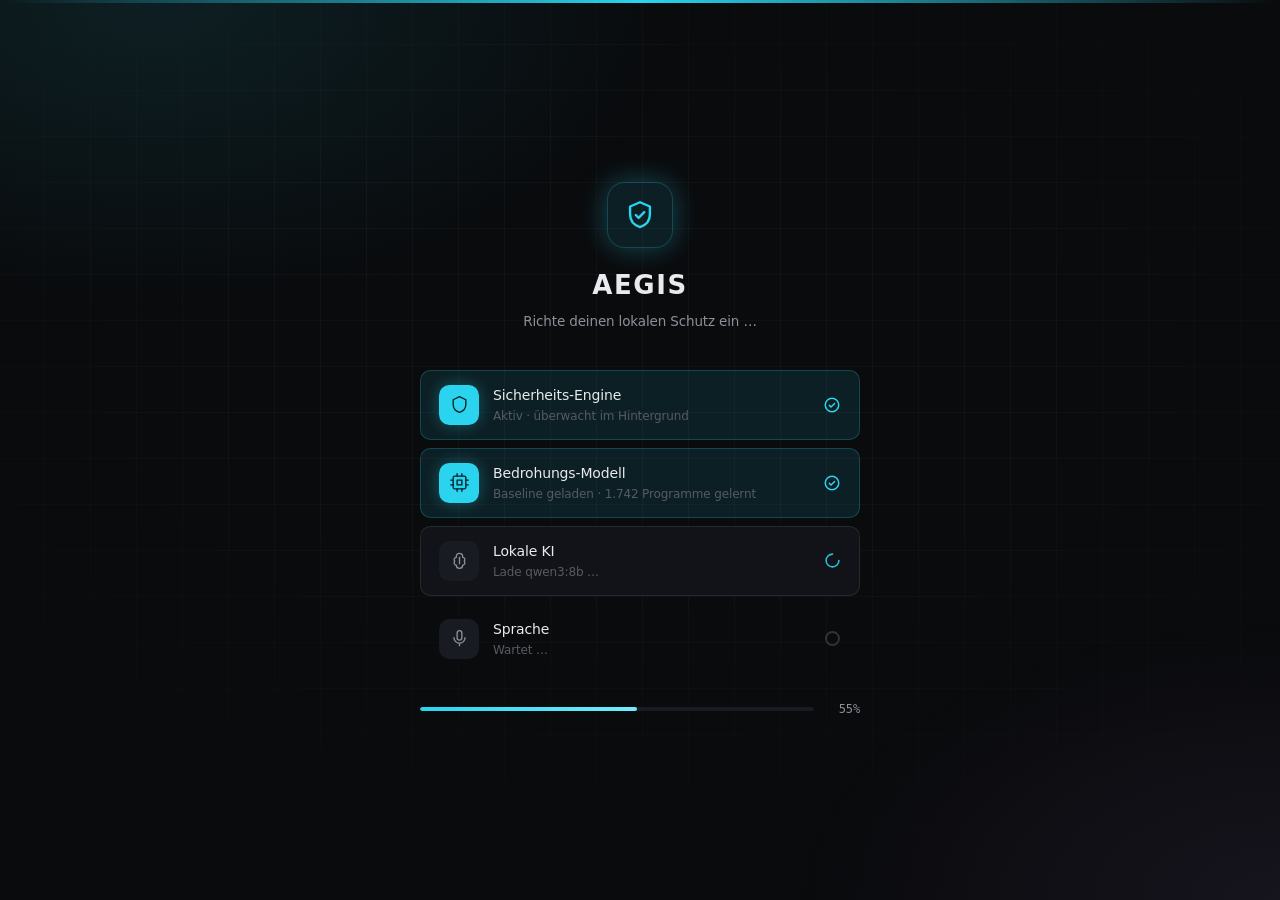
<file: aegis2/ui/web2/boot.html>
<!DOCTYPE html>
<html lang="de">
<head>
<meta charset="utf-8">
<meta name="viewport" content="width=device-width, initial-scale=1">
<title>AEGIS</title>
<link rel="stylesheet" href="hud.css">
<style>
  /* Boot-Screen — eigenes Layout */
  .boot { position: relative; z-index: 1; height: 100vh; display: grid; place-items: center; padding: 24px; }
  .boot .col { width: 100%; max-width: 440px; }
  .boot .hero { text-align: center; margin-bottom: 38px; }
  .boot .crest {
    width: 66px; height: 66px; margin: 0 auto 18px; display: grid; place-items: center;
    color: var(--accent); background: var(--accent-soft);
    border: 1px solid var(--accent-line); border-radius: var(--r-2xl);
    box-shadow: 0 0 28px var(--accent-glow);
  }
  .boot h1 { font-family: var(--font-display); font-size: 26px; font-weight: 700; letter-spacing: .06em; }
  .boot .sub { font-size: 13.5px; color: var(--text-2); margin-top: 6px; }
  .boot .cards { display: flex; flex-direction: column; gap: 8px; margin-bottom: 26px; }
  .boot .progress { display: flex; align-items: center; gap: 12px; }
  .boot .progress .pct { font-family: var(--font-hud); font-size: 12px; color: var(--text-2); min-width: 34px; text-align: right; }
</style>
</head>
<body>
  <div class="hud-backdrop"></div>
  <div class="system-pulse" data-state="busy"></div>

  <main class="boot">
    <div class="col">
      <div class="hero">
        <div class="crest">
          <svg width="34" height="34" viewBox="0 0 24 24" fill="none" stroke="currentColor" stroke-width="1.7" stroke-linecap="round" stroke-linejoin="round">
            <path d="M12 3l7 3v5.5c0 4.6-3 7.8-7 9-4-1.2-7-4.4-7-9V6l7-3z"/>
            <path d="M9 12l2 2 4-4"/>
          </svg>
        </div>
        <h1>AEGIS</h1>
        <div class="sub">Richte deinen lokalen Schutz ein …</div>
      </div>

      <div class="cards">
        <!-- fertig -->
        <div class="status-card" data-state="done">
          <div class="well">
            <svg width="19" height="19" viewBox="0 0 24 24" fill="none" stroke="currentColor" stroke-width="1.7" stroke-linecap="round" stroke-linejoin="round"><path d="M12 2l8 4v6c0 5-3.5 8.5-8 10-4.5-1.5-8-5-8-10V6l8-4z"/></svg>
          </div>
          <div class="meta"><div class="t">Sicherheits-Engine</div><div class="d">Aktiv · überwacht im Hintergrund</div></div>
          <div class="ind"><svg width="18" height="18" viewBox="0 0 24 24" fill="none" stroke="currentColor" stroke-width="2" stroke-linecap="round" stroke-linejoin="round"><circle cx="12" cy="12" r="9"/><path d="M8.5 12.5l2.2 2.2 4.8-4.8"/></svg></div>
        </div>
        <!-- fertig -->
        <div class="status-card" data-state="done">
          <div class="well">
            <svg width="19" height="19" viewBox="0 0 24 24" fill="none" stroke="currentColor" stroke-width="1.7" stroke-linecap="round" stroke-linejoin="round"><rect x="4" y="4" width="16" height="16" rx="2"/><rect x="9" y="9" width="6" height="6"/><path d="M9 1v3M15 1v3M9 20v3M15 20v3M1 9h3M1 15h3M20 9h3M20 15h3"/></svg>
          </div>
          <div class="meta"><div class="t">Bedrohungs-Modell</div><div class="d">Baseline geladen · 1.742 Programme gelernt</div></div>
          <div class="ind"><svg width="18" height="18" viewBox="0 0 24 24" fill="none" stroke="currentColor" stroke-width="2" stroke-linecap="round" stroke-linejoin="round"><circle cx="12" cy="12" r="9"/><path d="M8.5 12.5l2.2 2.2 4.8-4.8"/></svg></div>
        </div>
        <!-- aktiv -->
        <div class="status-card" data-state="active">
          <div class="well">
            <svg width="19" height="19" viewBox="0 0 24 24" fill="none" stroke="currentColor" stroke-width="1.7" stroke-linecap="round" stroke-linejoin="round"><path d="M12 3a4 4 0 00-4 4v1a3 3 0 00-2 5 3 3 0 002 5 4 4 0 008 0 3 3 0 002-5 3 3 0 00-2-5V7a4 4 0 00-4-4z"/><path d="M12 8v8"/></svg>
          </div>
          <div class="meta"><div class="t">Lokale KI</div><div class="d">Lade qwen3:8b …</div></div>
          <div class="ind"><svg class="spin" width="17" height="17" viewBox="0 0 24 24" fill="none" stroke="currentColor" stroke-width="2.2" stroke-linecap="round"><path d="M12 3a9 9 0 109 9" opacity=".9"/></svg></div>
        </div>
        <!-- wartet -->
        <div class="status-card" data-state="waiting">
          <div class="well">
            <svg width="19" height="19" viewBox="0 0 24 24" fill="none" stroke="currentColor" stroke-width="1.7" stroke-linecap="round" stroke-linejoin="round"><rect x="9" y="2" width="6" height="12" rx="3"/><path d="M5 11a7 7 0 0014 0M12 18v3"/></svg>
          </div>
          <div class="meta"><div class="t">Sprache</div><div class="d">Wartet …</div></div>
          <div class="ind"><div class="ring"></div></div>
        </div>
      </div>

      <div class="progress">
        <div class="bar" style="flex:1"><i style="width:55%"></i></div>
        <div class="pct">55%</div>
      </div>
    </div>
  </main>
</body>
</html>
</file>
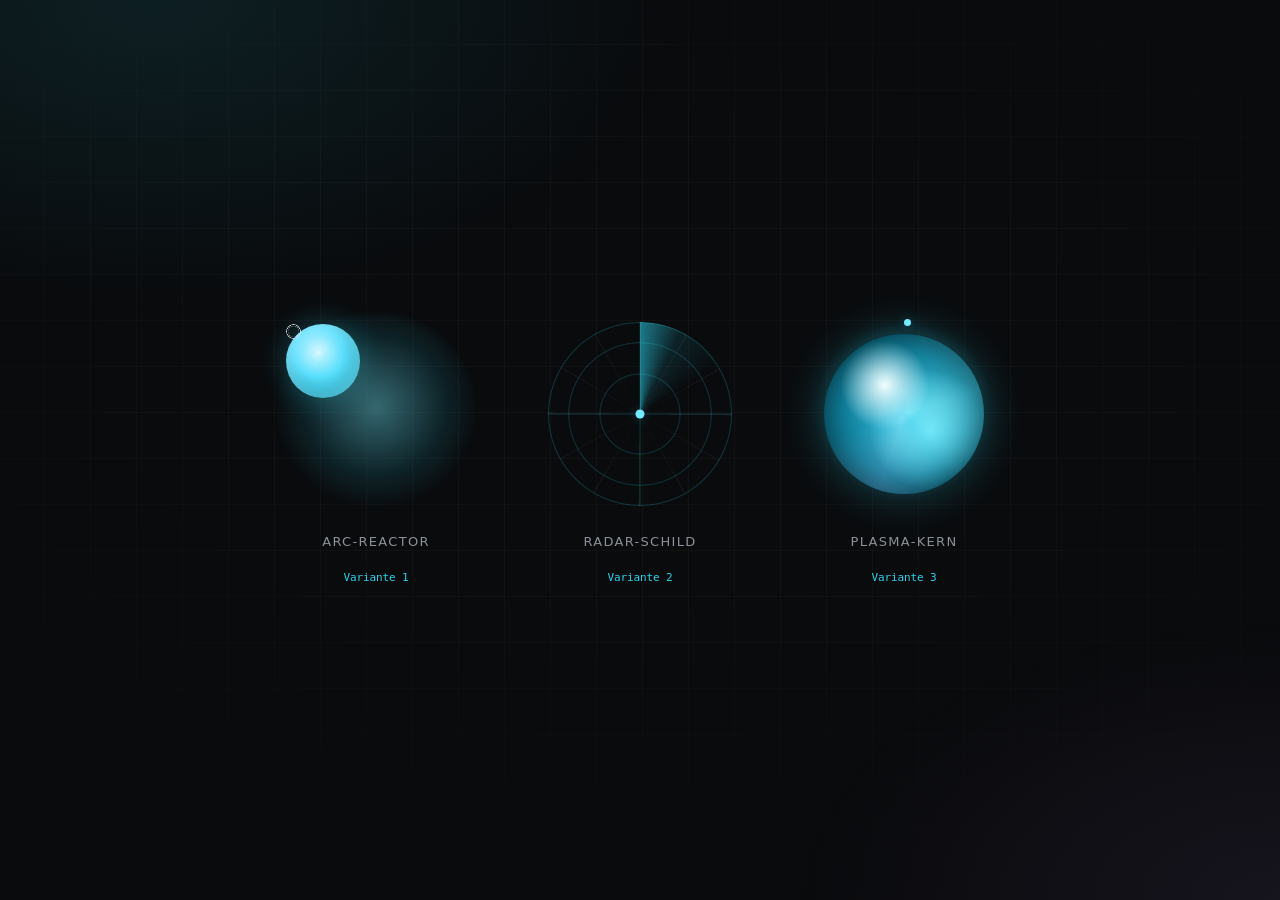
<file: aegis2/ui/web2/orbs.html>
<!DOCTYPE html>
<html lang="de">
<head>
<meta charset="utf-8">
<meta name="viewport" content="width=device-width, initial-scale=1">
<title>AEGIS — Orb-Varianten</title>
<link rel="stylesheet" href="hud.css">
<style>
  body { display:flex; align-items:center; justify-content:center; min-height:100vh; }
  .row { position:relative; z-index:1; display:flex; gap:64px; align-items:flex-start; }
  .cell { display:flex; flex-direction:column; align-items:center; gap:18px; }
  .cell .lab { font-family:var(--font-display); font-size:13px; letter-spacing:.1em; color:var(--text-2); text-transform:uppercase; }
  .cell .num { font-family:var(--font-hud); font-size:11px; color:var(--accent); }
  .stage { width:200px; height:200px; display:grid; place-items:center; }

  /* gemeinsamer Bloom */
  .bloom { position:absolute; inset:-6%; border-radius:50%;
    background:radial-gradient(circle at 50% 46%, rgba(116,236,255,.42), rgba(42,212,238,.12) 46%, transparent 70%);
    filter:blur(3px); animation:breathe 4s ease-in-out infinite; }

  /* ---------- V1: Arc-Reactor (segmentierte Ringe) ---------- */
  .v1 { width:180px; height:180px; position:relative; }
  .v1 .ring { position:absolute; inset:0; border-radius:50%; }
  .v1 .seg-o {
    background:repeating-conic-gradient(from 0deg, var(--accent) 0 7deg, transparent 7deg 24deg);
    -webkit-mask:radial-gradient(circle, transparent 60%, #000 61% 70%, transparent 71%);
            mask:radial-gradient(circle, transparent 60%, #000 61% 70%, transparent 71%);
    animation:spin 18s linear infinite; opacity:.9; }
  .v1 .seg-i {
    background:repeating-conic-gradient(from 12deg, var(--accent-hi) 0 4deg, transparent 4deg 30deg);
    -webkit-mask:radial-gradient(circle, transparent 46%, #000 47% 53%, transparent 54%);
            mask:radial-gradient(circle, transparent 46%, #000 47% 53%, transparent 54%);
    animation:spin 12s linear infinite reverse; opacity:.8; }
  .v1 .hair { inset:14%; border:1px solid var(--accent-line); border-radius:50%; }
  .v1 .core { width:74px; height:74px; border-radius:50%;
    background:radial-gradient(circle at 44% 38%, #eafdff, #5fe0ff 40%, #0c8ea8 78%, #06303c);
    box-shadow:0 0 30px var(--accent-glow), inset 0 0 18px rgba(255,255,255,.4); }

  /* ---------- V2: Radar-Schild (Sweep) ---------- */
  .v2 { width:184px; height:184px; position:relative; border-radius:50%; overflow:hidden;
    box-shadow:inset 0 0 0 1px var(--accent-line); }
  .v2 .grid { position:absolute; inset:0; border-radius:50%;
    background:
      radial-gradient(circle, transparent 30%, var(--accent-line) 30.5% 31%, transparent 31.5%),
      radial-gradient(circle, transparent 54%, var(--accent-line) 54.5% 55%, transparent 55.5%),
      repeating-conic-gradient(from 0deg, var(--border-soft) 0 1deg, transparent 1deg 30deg);
    opacity:.7; }
  .v2 .cross { position:absolute; inset:0;
    background:linear-gradient(transparent 49.6%, var(--accent-line) 49.6% 50.4%, transparent 50.4%),
               linear-gradient(90deg, transparent 49.6%, var(--accent-line) 49.6% 50.4%, transparent 50.4%); opacity:.5; }
  .v2 .sweep { position:absolute; inset:0; border-radius:50%;
    background:conic-gradient(from 0deg, rgba(42,212,238,.55), rgba(42,212,238,.12) 26deg, transparent 60deg);
    animation:spin 3.4s linear infinite; }
  .v2 .dot { position:absolute; width:9px; height:9px; border-radius:50%; left:50%; top:50%; transform:translate(-50%,-50%);
    background:var(--accent-hi); box-shadow:0 0 12px var(--accent-glow); }

  /* ---------- V3: Plasma-Kern (Energie) ---------- */
  .v3 { width:160px; height:160px; position:relative; border-radius:50%; }
  .v3 .core { position:absolute; inset:0; border-radius:50%;
    background:
      radial-gradient(circle at 38% 32%, #f2feff 0%, transparent 30%),
      radial-gradient(circle at 66% 60%, rgba(116,236,255,.9), transparent 42%),
      radial-gradient(circle at 50% 50%, #38c6e6 0%, #0f7d99 55%, #073945 100%);
    box-shadow:0 0 46px var(--accent-glow), inset 0 0 30px rgba(0,0,0,.35);
    animation:swirl 8s ease-in-out infinite; }
  .v3 .veil { position:absolute; inset:0; border-radius:50%; mix-blend-mode:screen;
    background:conic-gradient(from 0deg, transparent, rgba(116,236,255,.35), transparent 40%, rgba(183,148,255,.25), transparent 70%);
    animation:spin 10s linear infinite; opacity:.7; }
  .v3 .orbit { position:absolute; inset:-12px; border-radius:50%; animation:spin 6s linear infinite; }
  .v3 .orbit::before { content:""; position:absolute; top:-3px; left:50%; width:7px; height:7px; border-radius:50%;
    background:var(--accent-hi); box-shadow:0 0 12px var(--accent-glow); }
  @keyframes swirl { 0%,100% { filter:hue-rotate(0deg) brightness(1); } 50% { filter:hue-rotate(-12deg) brightness(1.08); } }
</style>
</head>
<body>
  <div class="hud-backdrop"></div>
  <div class="row">
    <div class="cell">
      <div class="stage"><div class="v1"><div class="bloom"></div><div class="ring seg-o"></div><div class="ring seg-i"></div><div class="ring hair"></div><div class="core"></div></div></div>
      <div class="lab">Arc-Reactor</div><div class="num">Variante 1</div>
    </div>
    <div class="cell">
      <div class="stage"><div class="v2"><div class="grid"></div><div class="cross"></div><div class="sweep"></div><div class="dot"></div></div></div>
      <div class="lab">Radar-Schild</div><div class="num">Variante 2</div>
    </div>
    <div class="cell">
      <div class="stage"><div class="v3"><div class="bloom"></div><div class="core"></div><div class="veil"></div><div class="orbit"></div></div></div>
      <div class="lab">Plasma-Kern</div><div class="num">Variante 3</div>
    </div>
  </div>
</body>
</html>
</file>
<file: aegis2/ui/web/style.css>
/* ============================================================
   AEGIS V2 — Security-Ops Dark Glass (v2.1.0)
   ============================================================ */
:root{
  /* JARVIS-HUD: tiefes Navy-Schwarz + Arc-Reactor-Cyan */
  --bg:#05070d; --bg2:#080c15; --bg3:#0b111d; --bg-ink:#02040a;
  --panel:rgba(140,190,255,.045); --panel-2:rgba(140,190,255,.07);
  --line:rgba(120,200,255,.12); --line-2:rgba(120,200,255,.22); --bracket:rgba(60,230,255,.55);
  --txt:#e9f4ff; --muted:#7e93b3; --dim:#4a5870;
  --acc:#2de2ff; --acc2:#7af6ff; --acc-deep:#0a6f8a; --acc-ice:#a9b9ff;
  --glow:rgba(45,226,255,.40); --glow-soft:rgba(45,226,255,.12); --glow-strong:rgba(45,226,255,.65);
  --ok:#36e0a0; --warn:#ffc24b; --threat:#ff8a3d; --crit:#ff5470; --quar:#b694ff;
  --r:13px; --r-sm:9px; --r-xs:6px;
  --fs:ui-sans-serif,system-ui,"Segoe UI",Roboto,Inter,sans-serif;
  --fm:ui-monospace,"Cascadia Code","Consolas",monospace;
  --fd:"Segoe UI",system-ui,ui-sans-serif,sans-serif;
}
*{box-sizing:border-box}
html,body{margin:0;height:100%}
body{
  background:
    radial-gradient(1100px 620px at 80% -10%, rgba(45,226,255,.10), transparent 60%),
    radial-gradient(820px 540px at -5% 110%, rgba(122,140,255,.06), transparent 55%),
    var(--bg);
  color:var(--txt); font-family:var(--fs); font-size:14px; line-height:1.5;
  -webkit-font-smoothing:antialiased;
}
/* fixes HUD-Feld: feines Tech-Gitter + CRT-Scanlines + Vignette, hinter allem */
body::before{
  content:""; position:fixed; inset:0; z-index:0; pointer-events:none; opacity:.7;
  background:
    linear-gradient(rgba(120,200,255,.035) 1px, transparent 1px) 0 0/46px 46px,
    linear-gradient(90deg, rgba(120,200,255,.035) 1px, transparent 1px) 0 0/46px 46px,
    repeating-linear-gradient(0deg, rgba(0,0,0,.16) 0 1px, transparent 1px 3px);
  -webkit-mask:radial-gradient(130% 100% at 50% 0%, #000 55%, transparent 100%);
  mask:radial-gradient(130% 100% at 50% 0%, #000 55%, transparent 100%);
}
#app{display:flex; flex-direction:column; min-height:100vh; position:relative; z-index:1}
.muted{color:var(--muted)} .mono{font-family:var(--fm)}
h1,h2,h3{margin:0; font-weight:600; letter-spacing:.2px}
::selection{background:rgba(56,189,248,.28)}

/* ---------- scrollbars ---------- */
*::-webkit-scrollbar{width:10px;height:10px}
*::-webkit-scrollbar-thumb{background:rgba(255,255,255,.10);border-radius:8px;border:2px solid transparent;background-clip:content-box}
*::-webkit-scrollbar-thumb:hover{background:rgba(255,255,255,.2);background-clip:content-box}
*::-webkit-scrollbar-track{background:transparent}

/* ---------- topbar ---------- */
.topbar{
  display:flex; align-items:center; gap:24px; padding:13px 22px;
  background:linear-gradient(180deg,rgba(13,19,32,.92),rgba(8,11,18,.72));
  border-bottom:1px solid var(--line); position:sticky; top:0; z-index:40;
}
.brand{display:flex; align-items:center; gap:13px}
.brand-mark{position:relative; width:30px; height:30px; flex:0 0 auto}
.mark-core{position:absolute; inset:10px; border-radius:50%; background:var(--acc); box-shadow:0 0 14px var(--glow)}
.mark-pulse{position:absolute; inset:3px; border-radius:50%; border:1.5px solid var(--acc); opacity:.5; animation:pulse 2.6s ease-out infinite}
.mark-pulse-delay{animation-delay:1.3s}
@keyframes pulse{0%{transform:scale(.5);opacity:.7}100%{transform:scale(1.25);opacity:0}}
.brand-text h1{font-size:18px; line-height:1; letter-spacing:2.5px}
.brand-text .muted{font-size:11px; letter-spacing:.4px}

.tabs{display:flex; gap:3px; flex:1; justify-content:center; flex-wrap:wrap}
.tab{
  appearance:none; background:transparent; border:1px solid transparent; color:var(--muted);
  font:inherit; font-size:12.5px; font-weight:500; letter-spacing:.6px; text-transform:uppercase;
  padding:8px 15px; border-radius:999px; cursor:pointer; transition:.16s;
}
.tab:hover{color:var(--txt); background:rgba(255,255,255,.04)}
.tab.is-active{color:#04141f; background:linear-gradient(180deg,var(--acc2),var(--acc)); box-shadow:0 0 22px var(--glow), inset 0 0 0 1px rgba(255,255,255,.25); border-color:transparent;
  clip-path:polygon(0 0,calc(100% - 9px) 0,100% 9px,100% 100%,9px 100%,0 calc(100% - 9px))}

.status-cluster{display:flex; gap:8px; align-items:center}
.pill{font-size:11px; font-weight:600; letter-spacing:.8px; padding:6px 13px; border-radius:999px; border:1px solid var(--line-2)}
.pill-ok{color:var(--ok); border-color:rgba(52,211,153,.4); background:rgba(52,211,153,.08); box-shadow:0 0 14px rgba(52,211,153,.14)}
.pill-warn{color:var(--warn); border-color:rgba(251,191,36,.4); background:rgba(251,191,36,.08)}
.pill-bad{color:#fca5a5; border-color:rgba(248,113,113,.5); background:rgba(248,113,113,.12); box-shadow:0 0 14px rgba(248,113,113,.2)}
.pill-mute{color:var(--dim)}
/* Entwicklungs-/Lern-Anzeige (Dashboard) */
.dev-list{list-style:none;margin:0;padding:0}
.dev-list li{display:flex;justify-content:space-between;align-items:baseline;gap:12px;padding:7px 2px;border-bottom:1px solid rgba(255,255,255,.05)}
.dev-list li:last-child{border-bottom:none}
.dev-list li.empty{justify-content:center;color:var(--dim);border:none}
.dev-label{color:var(--dim);font-size:13px}
.dev-val{font-variant-numeric:tabular-nums;font-weight:600;color:#dfe8f3;white-space:nowrap}
.dev-up{color:#37d39a;font-size:12px;font-weight:600;margin-left:8px}

/* ---------- views ---------- */
.views{flex:1; padding:22px; max-width:1320px; width:100%; margin:0 auto}
.view{display:none; animation:fade .25s ease} .view.is-active{display:block}
@keyframes fade{from{opacity:0;transform:translateY(6px)}to{opacity:1;transform:none}}

/* ---------- cards / glass ---------- */
.card{
  position:relative; background:var(--panel); border:1px solid var(--line); border-radius:var(--r);
  padding:18px 20px; margin-bottom:18px;
  backdrop-filter:blur(14px) saturate(1.15);
  box-shadow:0 10px 30px rgba(0,0,0,.35), inset 0 1px 0 rgba(255,255,255,.03);
}
.card-head{display:flex; align-items:center; justify-content:space-between; gap:12px; margin-bottom:14px}
.card-head h2{font-size:14px; font-weight:600; letter-spacing:.5px; text-transform:uppercase; color:#c6d4e8}

/* ---------- stat tiles ---------- */
.stat-grid{display:grid; grid-template-columns:repeat(auto-fit,minmax(180px,1fr)); gap:14px; margin-bottom:18px}
.stat-tile{
  position:relative; background:var(--panel); border:1px solid var(--line);
  border-radius:var(--r); padding:18px 20px; overflow:hidden;
  backdrop-filter:blur(12px) saturate(1.15);
  clip-path:polygon(0 0,calc(100% - 14px) 0,100% 14px,100% 100%,0 100%);
}
.stat-tile::before{content:""; position:absolute; left:0; top:0; bottom:0; width:3px; background:var(--acc); box-shadow:0 0 16px var(--glow)}
.stat-label{font-size:11.5px; letter-spacing:.6px; text-transform:uppercase; color:var(--muted); margin-bottom:8px}
.stat-value{font-size:30px; font-weight:700; font-family:var(--fm); letter-spacing:-.5px}
.stat-warn{color:var(--threat)} .stat-ok{color:var(--ok)}

/* ---------- buttons ---------- */
.btn,.btn-ghost{
  appearance:none; font:inherit; font-size:13px; font-weight:500; cursor:pointer;
  padding:9px 16px; border-radius:var(--r-sm); transition:.15s; color:var(--txt);
  background:rgba(255,255,255,.05); border:1px solid var(--line-2);
}
.btn:hover,.btn-ghost:hover{background:rgba(255,255,255,.09); border-color:var(--line-2)}
.btn:active,.btn-ghost:active{transform:scale(.97)}
.btn-primary{background:linear-gradient(180deg,var(--acc2),var(--acc)); color:#04141f; border-color:transparent; font-weight:600; box-shadow:0 0 18px var(--glow-soft)}
.btn-primary:hover{box-shadow:0 0 26px var(--glow)}
.btn-ghost{background:transparent; color:var(--muted)}
.btn-ghost:hover{color:var(--txt)}
.btn-sm{padding:6px 12px; font-size:12px}
.btn:disabled,.btn-ghost:disabled{opacity:.4; cursor:not-allowed; transform:none}
.btn-tiny{font:inherit; font-size:11.5px; padding:4px 10px; border-radius:var(--r-xs); cursor:pointer;
  background:rgba(255,255,255,.05); border:1px solid var(--line-2); color:var(--muted); transition:.15s}
.btn-tiny:hover{color:var(--txt); background:rgba(255,255,255,.1)}

/* ---------- inputs ---------- */
input[type=text],input[type=password],input:not([type]),.dd-btn{
  font:inherit; font-size:13px; color:var(--txt); background:rgba(255,255,255,.04);
  border:1px solid var(--line-2); border-radius:var(--r-sm); padding:9px 13px; transition:.15s; outline:none;
}
input:focus,.dd-btn:focus{border-color:var(--acc); box-shadow:0 0 0 3px var(--glow-soft); background:rgba(255,255,255,.06)}
input::placeholder{color:var(--dim)}

/* ---------- custom dropdown (replaces native select) ---------- */
.dd{position:relative; display:inline-block; min-width:130px}
.dd-btn{display:flex; align-items:center; justify-content:space-between; gap:10px; width:100%; cursor:pointer; user-select:none}
.dd-btn::after{content:"▾"; color:var(--muted); font-size:11px; transition:.18s}
.dd.open .dd-btn::after{transform:rotate(180deg); color:var(--acc)}
.dd.open .dd-btn{border-color:var(--acc); box-shadow:0 0 0 3px var(--glow-soft)}
.dd{position:relative}
.dd-menu{
  position:absolute; z-index:200; top:calc(100% + 6px); left:0; min-width:100%;
  background:#10182a; border:1px solid var(--line-2); border-radius:var(--r-sm);
  padding:5px; box-shadow:0 18px 44px rgba(0,0,0,.6);
  display:none; max-height:280px; overflow:auto;
}
.dd.open .dd-menu{display:block; animation:fade .14s ease}
/* Jede .card hat backdrop-filter -> eigener Stacking-Context; eine SPAETERE Karte (z.B.
   "KI-MODELL") uebermalte sonst das nach unten aufklappende Dropdown der frueheren Karte
   ("SPRACHAUSGABE"). Die Karte mit offenem Dropdown nach vorne heben -> Menue liegt oben. */
.card:has(.dd.open){position:relative; z-index:200; overflow:visible}
.dd.open{z-index:200}
.dd-opt{padding:8px 12px; border-radius:var(--r-xs); font-size:13px; color:var(--muted); cursor:pointer; white-space:nowrap; transition:.12s}
.dd-opt:hover{background:rgba(255,255,255,.06); color:var(--txt)}
.dd-opt.sel{color:#04141f; background:linear-gradient(180deg,var(--acc2),var(--acc)); font-weight:600}

/* ---------- toggle switch ---------- */
.tgl{position:relative; display:inline-block; width:44px; height:24px; flex:0 0 auto; cursor:pointer}
.tgl input{position:absolute; opacity:0; width:0; height:0}
.tgl .track{position:absolute; inset:0; border-radius:999px; background:rgba(255,255,255,.10); border:1px solid var(--line-2); transition:.2s}
.tgl .knob{position:absolute; top:3px; left:3px; width:18px; height:18px; border-radius:50%; background:#cdd9ea; transition:.2s}
.tgl input:checked + .track{background:linear-gradient(180deg,var(--acc2),var(--acc)); border-color:transparent; box-shadow:0 0 14px var(--glow-soft)}
.tgl input:checked + .track + .knob{transform:translateX(20px); background:#04141f}

/* ---------- key field (with eye) ---------- */
.keyfield{position:relative; display:flex; align-items:center}
.keyfield input{flex:1; padding-right:42px}
.eye{position:absolute; right:6px; width:30px; height:30px; display:flex; align-items:center; justify-content:center;
  background:transparent; border:0; color:var(--muted); cursor:pointer; border-radius:var(--r-xs); font-size:15px; transition:.15s}
.eye:hover{color:var(--acc); background:rgba(255,255,255,.06)}

/* ---------- debug stream ---------- */
.debug-card .card-head{flex-wrap:wrap}
.debug-controls{display:flex; align-items:center; gap:8px; flex-wrap:wrap}
.debug-controls #debug-rate{font-family:var(--fm); font-size:11px; color:var(--dim)}
.debug-log{
  margin:0; font-family:var(--fm); font-size:12px; line-height:1.65; color:#b7c6db;
  background:rgba(0,0,0,.32); border:1px solid var(--line); border-radius:var(--r-sm);
  padding:12px 14px; height:340px; overflow:auto; white-space:pre-wrap; word-break:break-word;
}

/* ---------- thread / event lists ---------- */
.thread{list-style:none; margin:0; padding:0; display:flex; flex-direction:column; gap:7px}
.thread-tight{gap:4px; max-height:560px; overflow:auto}
.thread li{padding:11px 14px; border-radius:var(--r-sm); background:rgba(255,255,255,.025); border:1px solid var(--line); font-size:13px}
.thread li.empty{color:var(--dim); text-align:center; background:transparent; border-style:dashed}
.thread .row-warn{border-left:3px solid var(--warn); border-radius:var(--r-sm)}
.thread .row-ok{border-left:3px solid var(--ok); background:rgba(54,224,160,.06); border-radius:var(--r-sm)}
.thread .row-bad{border-left:3px solid var(--crit); background:rgba(248,113,113,.06)}
.ev-sev{font-family:var(--fm); font-size:11px; font-weight:600; padding:1px 7px; border-radius:999px; margin-right:8px; background:rgba(255,255,255,.07)}
.ev-src{color:var(--acc); margin-right:8px; font-size:12px}

/* ---------- tables ---------- */
.table{width:100%; border-collapse:collapse; font-size:13px}
.table thead th{text-align:left; font-size:11px; letter-spacing:.6px; text-transform:uppercase; color:var(--muted); font-weight:600; padding:9px 12px; border-bottom:1px solid var(--line-2)}
.table tbody td{padding:10px 12px; border-bottom:1px solid var(--line); color:#cdd9ea}
.table tbody tr{transition:.12s}
.table tbody tr:hover{background:rgba(255,255,255,.03)}
.table tbody tr.empty td,.table .muted{color:var(--dim)}
.table tbody tr.empty{text-align:center}

/* ---------- scan ---------- */
.scan-controls{display:flex; gap:9px; align-items:center; flex-wrap:wrap}
.scan-progress{margin:4px 0 16px}
.scan-bar{height:6px; border-radius:999px; background:rgba(255,255,255,.07); overflow:hidden; margin-bottom:10px}
.scan-bar-fill{height:100%; width:0; background:linear-gradient(90deg,var(--acc),var(--acc2)); box-shadow:0 0 12px var(--glow); transition:width .4s}
.scan-stats{display:flex; gap:18px; font-size:12.5px; flex-wrap:wrap}
.scan-stats b{font-family:var(--fm); font-size:14px}
.stat-threat{color:var(--threat)}
.verdict-pill{font-family:var(--fm); font-size:11px; font-weight:600; padding:2px 9px; border-radius:999px}
.v-block{color:var(--crit); background:rgba(248,113,113,.13)} .v-warn{color:var(--warn); background:rgba(251,191,36,.13)}
.v-unknown{color:var(--muted); background:rgba(255,255,255,.06)} .v-clean{color:var(--ok); background:rgba(52,211,153,.12)}
.table-scan{table-layout:fixed; width:100%}
.table-scan th:nth-child(1),.table-scan td:nth-child(1){width:76px}
.table-scan th:nth-child(2),.table-scan td:nth-child(2){width:104px}
.table-scan th:nth-child(3),.table-scan td:nth-child(3){width:150px}
.table-scan th:nth-child(5),.table-scan td:nth-child(5){width:170px}
.table-scan th:nth-child(6),.table-scan td:nth-child(6){width:62px}
.table-scan td:nth-child(3),.table-scan td:nth-child(5){overflow:hidden; text-overflow:ellipsis; white-space:nowrap}
.table-scan td:nth-child(4){white-space:normal; word-break:break-all; font-size:12px; line-height:1.45}
.scan-group td{background:rgba(56,189,248,.07); color:var(--acc2); font-weight:600; font-size:11px; letter-spacing:.7px; text-transform:uppercase; white-space:nowrap;cursor:pointer;user-select:none}

/* ---------- sentinel ---------- */
.sentinel-grid{display:grid; grid-template-columns:repeat(auto-fit,minmax(380px,1fr)); gap:18px}
.sentinel-grid .card{margin-bottom:0}
.suspect-list{list-style:none; margin:0; padding:0; display:flex; flex-direction:column; gap:6px}
.suspect-list li{padding:9px 12px; border-radius:var(--r-sm); background:rgba(255,255,255,.025); border:1px solid var(--line); font-size:12px; font-family:var(--fm); word-break:break-all; white-space:normal; line-height:1.5}
.usb-blocker,.keylog-blocker{display:flex; gap:8px; margin-top:12px}
.usb-blocker input{width:120px} .keylog-blocker input{flex:1}

/* ---------- voice / cognition ---------- */
.cognition-hero{display:grid; grid-template-columns:minmax(260px,420px) 1fr; gap:24px; align-items:center}
.brain-stage{
  position:relative; aspect-ratio:1; min-height:260px; border-radius:50%;
  /* recessed core well — sits the Jarvis reactor in a dark glass dish */
  background:
    radial-gradient(circle at 50% 50%, rgba(56,189,248,.05), transparent 62%),
    radial-gradient(circle at 50% 50%, rgba(0,0,0,.55), rgba(0,0,0,.20) 70%, transparent 78%);
  box-shadow:inset 0 0 60px rgba(0,0,0,.6), inset 0 0 0 1px rgba(56,189,248,.08);
}
.brain-stage canvas{width:100%; height:100%; display:block}
.brain-overlay{position:absolute; left:14px; top:14px; display:flex; flex-direction:column; gap:3px; pointer-events:none; z-index:1}
.brain-overlay-label{font-size:11px; letter-spacing:2px; color:var(--acc); text-shadow:0 0 12px var(--glow)}
.brain-overlay-stats{font-family:var(--fm); font-size:11px; color:var(--muted)}
.voice-state h2{font-size:26px; margin-bottom:8px}
/* Redundant zum Chat-Verlauf (Bubbles) -> ausgeblendet, sonst erscheint jede Antwort doppelt. */
.voice-transcript{display:none}
.voice-input{display:flex; gap:9px} .voice-input input{flex:1}
.cmd-list{list-style:none; margin:0; padding:0; display:flex; flex-direction:column; gap:8px}
.cmd-list li{font-size:13px; color:var(--muted)}
kbd{font-family:var(--fm); font-size:12px; background:rgba(255,255,255,.07); border:1px solid var(--line-2); border-radius:var(--r-xs); padding:2px 8px; color:var(--acc2)}

/* ---------- forms / settings ---------- */
.form-row{display:flex; align-items:center; justify-content:space-between; gap:16px; padding:12px 0; border-bottom:1px solid var(--line)}
.form-row:last-child{border-bottom:0}
.form-row > label:not(.tgl){font-size:13.5px; color:#cdd9ea; flex:1}
.tgl{flex:0 0 44px}
.form-row input[type=text],.form-row input[type=password]{min-width:280px}
.consent-list{display:flex; flex-direction:column; gap:8px}
.consent-list .empty{color:var(--dim); text-align:center; padding:14px; border:1px dashed var(--line); border-radius:var(--r-sm)}
.consent-item{padding:12px 14px; border-radius:var(--r-sm); background:rgba(255,255,255,.03); border:1px solid var(--line-2); display:flex; justify-content:space-between; gap:12px; align-items:center}
.consent-item .ci-actions{display:flex; gap:7px}

/* ---------- footer ---------- */
.bottombar{display:flex; align-items:center; gap:10px; padding:10px 22px; font-size:12px; color:var(--muted);
  border-top:1px solid var(--line); background:rgba(8,11,18,.6);}
.bottombar .sep{color:var(--dim)} .bottombar .grow{flex:1}

/* ---------- modal ---------- */
.modal-backdrop{position:fixed; inset:0; z-index:80; background:rgba(4,7,12,.7); display:flex; align-items:center; justify-content:center}
.modal-backdrop[hidden]{display:none}
.modal-card{width:min(560px,92vw); background:var(--bg2); border:1px solid var(--line-2); border-radius:var(--r); overflow:hidden; box-shadow:0 30px 80px rgba(0,0,0,.6)}
.modal-head{display:flex; align-items:center; gap:13px; padding:18px 20px; border-bottom:1px solid var(--line)}
.modal-head-icon{width:38px; height:38px; border-radius:10px; background:rgba(56,189,248,.12); color:var(--acc); display:flex; align-items:center; justify-content:center; font-size:18px}
.modal-head-text{flex:1} .modal-head-text h2{font-size:16px} .modal-close{background:transparent; border:0; color:var(--muted); font-size:22px; cursor:pointer}
.modal-body{padding:18px 20px} .modal-foot{display:flex; gap:9px; justify-content:flex-end; padding:16px 20px; border-top:1px solid var(--line)}
.sig-panel{display:flex; gap:12px; align-items:center; padding:12px 14px; border-radius:var(--r-sm); background:rgba(52,211,153,.07); border:1px solid rgba(52,211,153,.25); margin-bottom:16px}
.sig-icon{color:var(--ok); font-size:20px}
.update-meta{display:grid; grid-template-columns:repeat(3,1fr); gap:12px; margin-bottom:16px}
.meta-label{font-size:11px; text-transform:uppercase; letter-spacing:.5px; color:var(--muted)} .meta-value{font-size:14px}
.changelog{font-family:var(--fm); font-size:12px; background:rgba(0,0,0,.3); border:1px solid var(--line); border-radius:var(--r-sm); padding:12px; max-height:160px; overflow:auto; white-space:pre-wrap; color:#b7c6db}
.modal-progress{position:absolute; inset:0; background:rgba(8,11,18,.94); display:flex; flex-direction:column; align-items:center; justify-content:center; gap:14px}
.spinner{width:34px; height:34px; border:3px solid rgba(56,189,248,.2); border-top-color:var(--acc); border-radius:50%; animation:spin 1s linear infinite}
@keyframes spin{to{transform:rotate(360deg)}}

@media(max-width:900px){
  .cognition-hero{display:flex; flex-direction:column; align-items:stretch; gap:14px}
  .tabs{justify-content:flex-start}
  /* Orb sauber zentriert + auf kleinen Screens proportional skaliert (vw-Cap) */
  .brain-stage{width:220px; max-width:64vw; min-height:0; aspect-ratio:1; margin:6px auto 0; align-self:center}
  .voice-state{width:100%}
}

/* Voice-Feedback (Live-Zustaende) */
#voice-status{transition:color .2s}
.voice-state.vs-listening #voice-status{color:#f87171}
.voice-state.vs-thinking #voice-status{color:#fbbf24}
.voice-state.vs-speaking #voice-status{color:#34d399}
#voice-mic.mic-on{background:rgba(248,113,113,.18);border-color:rgba(248,113,113,.6);color:#f87171;animation:micpulse 1.1s ease-in-out infinite}
@keyframes micpulse{0%,100%{opacity:1}50%{opacity:.5}}
/* ---- Chat-Verlauf (Voice) ---- */
.voice-history{display:flex;flex-direction:column;gap:8px;max-height:240px;overflow-y:auto;margin:10px 0;padding-right:4px}
.bubble{max-width:85%;padding:8px 12px;border-radius:12px;font-size:14px;line-height:1.45;white-space:pre-wrap;word-break:break-word}
.bubble-user{align-self:flex-end;background:linear-gradient(90deg,#38bdf8,#818cf8);color:#0b1020}
.bubble-aegis{align-self:flex-start;background:rgba(255,255,255,.07);border:1px solid rgba(255,255,255,.1);color:#e5e7eb}
.bubble-text{white-space:pre-wrap;word-break:break-word}
.bubble-copy{display:inline-flex;align-items:center;gap:4px;margin-top:7px;padding:3px 9px;font-size:11px;font-weight:500;line-height:1;cursor:pointer;color:#9fb0c3;background:transparent;border:1px solid rgba(255,255,255,.14);border-radius:7px;opacity:.6;transition:opacity .15s,background .15s,color .15s}
.bubble-copy:hover{opacity:1;background:rgba(255,255,255,.08);color:#dbeafe}
.bubble-copy:active{transform:translateY(1px)}
/* "Denkt nach"-Indikator: animierte Punkte (echtes Reasoning sichtbar machen) */
.bubble-thinking{background:rgba(255,255,255,.05);border:1px dashed rgba(255,255,255,.14)}
.think-row{display:flex;align-items:center;gap:9px}
.think-label{color:var(--dim,#9aa6b2);font-size:13px;font-style:italic}
.think-dots{display:inline-flex;gap:4px}
.think-dots i{width:6px;height:6px;border-radius:50%;background:var(--acc,#36e0a0);display:inline-block;animation:think-bounce 1.2s infinite ease-in-out both}
.think-dots i:nth-child(1){animation-delay:-.24s}
.think-dots i:nth-child(2){animation-delay:-.12s}
.think-dots i:nth-child(3){animation-delay:0s}
@keyframes think-bounce{0%,80%,100%{transform:scale(.5);opacity:.4}40%{transform:scale(1);opacity:1}}
/* Jarvis-Antwort: sanftes Einblenden + Sprech-Glow (Cyan) waehrend TTS spricht */
.bubble-reveal{animation:bubble-in .45s cubic-bezier(.2,.8,.2,1)}
@keyframes bubble-in{from{opacity:0;transform:translateY(8px) scale(.985)}to{opacity:1;transform:none}}
.bubble-speaking{border-color:#38bdf8 !important;animation:bubble-speak 1.4s ease-in-out infinite}
@keyframes bubble-speak{0%,100%{box-shadow:0 0 0 0 rgba(56,189,248,0)}50%{box-shadow:0 0 18px 2px rgba(56,189,248,.42)}}

/* ============================================================
   JARVIS HUD v2 — Grosser Umbau (rein additiv, Cyan-Fundament).
   Holo-Panels, Eck-Brackets, Scan-Glow, Arc-Reactor-Hero.
   ============================================================ */
/* Panels -> Holo-HUD: hellerer Rahmen, wandernde Scan-Linie oben, Eck-Bracket, Hover-Glow */
.card{border-color:var(--line-2)}
.card::before{content:""; position:absolute; left:0; right:0; top:0; height:1px; pointer-events:none;
  background:linear-gradient(90deg, transparent 0%, var(--acc2) 50%, transparent 100%);
  background-size:55% 100%; background-repeat:no-repeat; opacity:.85;
  animation:hud-scan 5s linear infinite}
@keyframes hud-scan{0%{background-position:-55% 0}100%{background-position:155% 0}}
.card::after{content:""; position:absolute; right:9px; top:9px; width:14px; height:14px; pointer-events:none;
  border-top:2px solid var(--bracket); border-right:2px solid var(--bracket); opacity:.65}
.card:hover{border-color:var(--line-2);
  box-shadow:0 14px 36px rgba(0,0,0,.42), 0 0 0 1px rgba(45,226,255,.18), 0 0 26px rgba(45,226,255,.12)}

/* Stat-Kacheln -> HUD-Gauges: Wert leuchtet, Eck-Akzent unten-rechts */
.stat-value{text-shadow:0 0 18px rgba(45,226,255,.25)}
.stat-tile::after{content:""; position:absolute; right:8px; bottom:8px; width:12px; height:12px; pointer-events:none;
  border-bottom:2px solid var(--bracket); border-right:2px solid var(--bracket); opacity:.5}
.stat-tile:hover{box-shadow:0 0 22px rgba(45,226,255,.14)}

/* Tabs: Hover-Glow-Unterstrich (aktiver Tab unveraendert) */
.tab{position:relative}
.tab:not(.is-active)::after{content:""; position:absolute; left:50%; right:50%; bottom:3px; height:2px;
  background:var(--acc); box-shadow:0 0 10px var(--glow); opacity:0; transition:.18s; pointer-events:none}
.tab:hover:not(.is-active)::after{left:22%; right:22%; opacity:.9}

/* Status-Pills: dezenter Glow-Atem */
.pill-ok{animation:pill-breathe 3.6s ease-in-out infinite}
@keyframes pill-breathe{0%,100%{box-shadow:0 0 12px rgba(52,211,153,.14)}50%{box-shadow:0 0 20px rgba(52,211,153,.30)}}

/* Dashboard HUD-Hero mit Arc-Reactor-Orb */
.hud-hero{display:flex; align-items:center; gap:22px; padding:18px 22px; margin-bottom:18px; position:relative;
  border:1px solid var(--line-2); border-radius:var(--r); overflow:hidden;
  background:linear-gradient(120deg, rgba(45,226,255,.07), rgba(122,140,255,.03) 60%, transparent), var(--panel);
  box-shadow:0 10px 30px rgba(0,0,0,.35), inset 0 0 44px rgba(45,226,255,.05)}
.hud-hero::after{content:""; position:absolute; right:10px; top:10px; width:18px; height:18px;
  border-top:2px solid var(--bracket); border-right:2px solid var(--bracket); opacity:.6}
.reactor{position:relative; width:92px; height:92px; flex:0 0 auto}
.reactor i{position:absolute; border-radius:50%; display:block; inset:0}
.reactor .core{inset:31px; background:radial-gradient(circle, var(--acc2), var(--acc) 58%, transparent 74%);
  box-shadow:0 0 26px var(--glow-strong), 0 0 54px var(--glow); animation:reactor-pulse 2.8s ease-in-out infinite}
.reactor .r1{inset:5px; border:1px solid var(--line-2); border-top-color:var(--acc); animation:spin 6s linear infinite}
.reactor .r2{inset:17px; border:1px solid transparent; border-left-color:var(--acc2); border-bottom-color:var(--acc-deep); animation:spin 4s linear infinite reverse}
.reactor .r3{inset:1px; border:1px dashed rgba(120,200,255,.22); animation:spin 18s linear infinite}
@keyframes spin{to{transform:rotate(360deg)}}
@keyframes reactor-pulse{0%,100%{opacity:.8; transform:scale(.97)}50%{opacity:1; transform:scale(1.04)}}
.hud-hero-text{flex:1; min-width:0}
.hud-hero-title{font-size:22px; font-weight:700; letter-spacing:3px; color:var(--txt); line-height:1.1}
.hud-hero-title .hud-on{color:var(--acc); text-shadow:0 0 16px var(--glow)}
.hud-hero-sub{color:var(--muted); font-size:12.5px; letter-spacing:.3px; margin-top:4px}
.hud-bar{margin-top:11px; height:3px; border-radius:3px; background:rgba(120,200,255,.12); overflow:hidden}
.hud-bar span{display:block; height:100%; width:38%; border-radius:3px;
  background:linear-gradient(90deg, transparent, var(--acc2), var(--acc)); box-shadow:0 0 12px var(--glow);
  animation:hud-bar-move 2.8s ease-in-out infinite}
@keyframes hud-bar-move{0%{margin-left:-40%}100%{margin-left:102%}}
/* HUD-Uhr (JARVIS-Telemetrie, rechts im Hero; auf Mobil bricht sie sauber um) */
.hud-clock{margin-left:auto; text-align:right; flex:0 0 auto; align-self:flex-start}
.hud-time{font-size:25px; font-weight:700; letter-spacing:2px; color:var(--acc); text-shadow:0 0 14px var(--glow); line-height:1}
.hud-date{font-size:10.5px; letter-spacing:1.5px; color:var(--muted); margin-top:4px}
.hud-meta{font-size:10px; letter-spacing:1px; color:var(--ok); margin-top:6px; opacity:.9}
@media(max-width:900px){.hud-hero{flex-wrap:wrap} .hud-clock{margin-left:0; text-align:left; width:100%; margin-top:8px}}
/* SYSTEM VITALS — animierte HUD-Balken */
.vitals{display:flex; flex-direction:column; gap:11px}
.vital{display:grid; grid-template-columns:128px 1fr 46px; align-items:center; gap:12px}
.vital-label{font-size:11px; letter-spacing:.5px; text-transform:uppercase; color:var(--muted)}
.vital-bar{position:relative; height:7px; border-radius:4px; background:rgba(120,200,255,.08); overflow:hidden; box-shadow:inset 0 0 6px rgba(0,0,0,.4)}
.vital-bar i{position:absolute; left:0; top:0; bottom:0; width:2%; border-radius:4px; background:linear-gradient(90deg,var(--acc-deep),var(--acc)); box-shadow:0 0 10px var(--glow); transition:width .8s cubic-bezier(.4,0,.2,1)}
.vital-bar i.v-ok{background:linear-gradient(90deg,rgba(54,224,160,.5),var(--ok)); box-shadow:0 0 10px rgba(54,224,160,.4)}
.vital-bar i.v-bad{background:linear-gradient(90deg,rgba(255,90,110,.5),var(--crit)); box-shadow:0 0 12px rgba(255,84,112,.5)}
.vital-val{font-size:12px; text-align:right; color:var(--txt); font-variant-numeric:tabular-nums}
@media(max-width:560px){.vital{grid-template-columns:94px 1fr 40px; gap:8px} .vital-label{font-size:10px}}

/* JARVIS Cognition-Core: rotierende HUD-Ringe + Tick-Kranz um den Orb (Assistent) */
.brain-stage{overflow:visible}
.brain-stage .orb-ring, .brain-stage .orb-ticks{position:absolute; border-radius:50%; pointer-events:none; z-index:2}
.orb-ring{inset:0}
.orb-ring.r-dash{inset:-5%; border:1px dashed rgba(90,200,255,.38); animation:spin 28s linear infinite}
.orb-ring.r-seg{inset:5%; border:2px solid transparent; border-top-color:var(--acc); border-right-color:rgba(45,226,255,.32); box-shadow:0 0 16px rgba(45,226,255,.10); animation:spin 15s linear infinite reverse}
.orb-ring.r-seg2{inset:12%; border:1px solid transparent; border-bottom-color:var(--acc2); border-left-color:rgba(122,140,255,.45); animation:spin 9s linear infinite}
.orb-ticks{inset:-1%;
  background:repeating-conic-gradient(from 0deg, rgba(120,200,255,.55) 0deg .4deg, transparent .4deg 9deg);
  -webkit-mask:radial-gradient(circle, transparent 46%, #000 47%, #000 49.5%, transparent 50%);
  mask:radial-gradient(circle, transparent 46%, #000 47%, #000 49.5%, transparent 50%);
  animation:spin 80s linear infinite}
/* ---- Memory-Ansicht ---- */
.mem-body{display:flex;flex-direction:column;gap:1px}
.mem-row{display:flex;gap:14px;padding:10px 4px;border-bottom:1px solid rgba(255,255,255,.06)}
.mem-k{flex:0 0 150px;color:#94a3b8;font-size:13px}
.mem-v{flex:1;color:#e5e7eb;font-size:14px;word-break:break-word}
/* AEGIS-Brain-Editor (Identität/Regeln, wird bei jeder Antwort gelesen) */
.brain-text{width:100%; min-height:300px; resize:vertical; font-family:var(--fm); font-size:13px;
  line-height:1.55; color:#dbe4f0; background:rgba(0,0,0,.32); border:1px solid var(--line-2);
  border-radius:10px; padding:12px 14px; white-space:pre-wrap; tab-size:2; box-sizing:border-box}
.brain-text:focus{outline:none; border-color:var(--acc); box-shadow:0 0 0 1px var(--acc), 0 0 18px rgba(45,226,255,.12)}

/* ============================================================
   Orb-minimal (Single-Screen) — aktiv via <body class="mode-orb">.
   Home = Orb + Chat (data-view="voice"), immer sichtbar; alle anderen
   Ansichten erscheinen als einblendbares Overlay darueber (Backdrop/✕/Esc
   schliesst). Ohne die Body-Klasse bleibt das klassische Tab-Layout.
   ============================================================ */
.mode-orb .topbar{position:sticky; top:0; z-index:90; background:rgba(8,11,18,.92); backdrop-filter:blur(8px)}
/* Tabs/Dock komplett ausgeblendet — JARVIS navigiert per Stimme ("zeig Bedrohungen",
   "Dashboard", ...). Panels öffnen als Overlay über dem Orb, ✕/Esc/Klick-daneben schliesst.
   Die .tab-Buttons bleiben im DOM (app.js togglet sie via Sprach-switch_tab harmlos weiter). */
.mode-orb .tabs.dock{display:none}

/* --- Heimansicht: Orb + Chat vertikal zentriert auf einem Schirm --- */
.mode-orb .views{display:flex; flex-direction:column}
.mode-orb .view[data-view="voice"].is-active{
  display:flex; flex-direction:column; justify-content:center;
  min-height:calc(100vh - var(--hdr,64px) - 80px)}
.mode-orb .view[data-view="voice"] .cognition-hero{
  display:flex; flex-direction:column; align-items:center; gap:16px;
  background:transparent; border:0; box-shadow:none; padding:0; max-width:720px; margin:0 auto}
.mode-orb .view[data-view="voice"] .cognition-hero::before,
.mode-orb .view[data-view="voice"] .cognition-hero::after{display:none}   /* keine Karten-Deko auf dem Orb */
.mode-orb .view[data-view="voice"] .brain-stage{width:min(42vmin,360px); min-height:0; margin:2px auto 0}
.mode-orb .view[data-view="voice"] .voice-state{width:100%; text-align:center}
.mode-orb .view[data-view="voice"] .voice-state > .muted{opacity:.82}
/* Chat-Verlauf an den LINKEN Fenster-Rand (Orb bleibt mittig & clean), kompakter + scrollbar statt
   abgeschnitten. embeds.js löst #voice-history aus der backdrop-filter-Karte in #app, damit
   position:fixed relativ zum FENSTER greift (nicht zur Karte). */
.mode-orb #voice-history{
  position:fixed; left:16px; bottom:88px; top:auto; right:auto; z-index:6;
  width:min(360px,30vw); max-width:none; max-height:54vh; overflow-y:auto;
  text-align:left; margin:0; padding-right:6px; font-size:12px}
.mode-orb #voice-history .bubble{font-size:12px; padding:9px 12px; line-height:1.45; max-width:100%}
.mode-orb.overlay-open #voice-history{display:none}   /* bei offenem Embed ausblenden */
body.chat-hidden #voice-history{display:none}         /* «schließe den chat» -> Panel aus */
/* Vision-Thumbnail: klein oben links — zeigt, was AEGIS bei «was siehst du» sieht */
#vision-thumb{position:fixed; left:14px; top:78px; z-index:72; width:220px;
  background:var(--bg2); border:1px solid var(--line-2); border-radius:10px; overflow:hidden;
  box-shadow:0 14px 40px rgba(0,0,0,.55), 0 0 16px var(--glow-soft)}
#vision-thumb .vthumb-head{display:flex; align-items:center; justify-content:space-between;
  padding:5px 9px; font-size:10px; letter-spacing:.5px; color:var(--acc2);
  background:linear-gradient(180deg, rgba(45,226,255,.12), transparent)}
#vision-thumb .vthumb-head button{background:none; border:none; color:var(--muted); cursor:pointer; font-size:12px; line-height:1; padding:0 2px}
#vision-thumb .vthumb-head button:hover{color:var(--crit)}
#vision-thumb img{width:100%; display:block}
#integrity-pill{display:none}            /* „DEV"-Badge im Topbar entfernt (Nutzer-Wunsch) */
.mode-orb .view[data-view="voice"] .voice-input{max-width:580px; margin:10px auto 0}
/* "Verfuegbare Kommandos"-Karte auf der Heimansicht ausblenden (aufgeraeumt) */
.mode-orb .view[data-view="voice"] .card:not(.cognition-hero){display:none}

/* --- Overlays: jede Ansicht ausser Home als zentrierte Karte ueber Backdrop --- */
.overlay-backdrop{position:fixed; inset:0; z-index:80; display:none; background:rgba(4,7,12,.62)}
.mode-orb.overlay-open .overlay-backdrop{display:block}
.mode-orb .view.is-active:not([data-view="voice"]){
  position:fixed; z-index:81; left:50%; transform:translateX(-50%);
  top:calc(var(--hdr,64px) + 14px); width:min(1180px,94vw);
  max-height:calc(100vh - var(--hdr,64px) - 30px); overflow-y:auto;
  background:var(--bg2,#0b0f17); border:1px solid var(--line-2); border-radius:14px;
  box-shadow:0 30px 90px rgba(0,0,0,.6); padding:18px 20px 26px; animation:overlayIn .2s ease}
@keyframes overlayIn{from{opacity:0; transform:translate(-50%,10px)} to{opacity:1; transform:translate(-50%,0)}}
.overlay-close{position:fixed; z-index:91; top:calc(var(--hdr,64px) + 16px); right:22px;
  width:34px; height:34px; display:none; align-items:center; justify-content:center; font-size:15px;
  color:var(--muted); background:var(--bg2,#0b0f17); border:1px solid var(--line-2); border-radius:9px;
  cursor:pointer; line-height:1}
.mode-orb.overlay-open .overlay-close{display:flex}

/* === EMBEDS: bewegbare/skalierbare Panels mit Glow-Rahmen (embeds.js) ===
   PERFORMANCE: KEIN animiertes box-shadow (Repaint-Sturm über dem WebGL-Orb = Fenster-Hänger);
   der Sprech-Puls läuft über die OPACITY eines Pseudo-Rings (GPU-composited, billig). Greifleiste
   OHNE backdrop-filter (sticky+blur im Scroll-Container über WebGL hängt QtWebEngine). */
.embed-host{position:relative; transition:box-shadow .25s ease, border-color .25s ease}
.mode-orb .view.is-active.embed-floated:not([data-view="voice"]){
  left:auto; right:auto; transform:none; animation:none; margin:0}
.embed-host.embed-active{border-color:var(--acc); box-shadow:0 26px 80px rgba(0,0,0,.55), 0 0 18px var(--glow-soft)}
.embed-host:hover{border-color:var(--acc); box-shadow:0 26px 80px rgba(0,0,0,.55), 0 0 24px var(--glow)}
.embed-host.embed-active::after{content:""; position:absolute; inset:0; border-radius:inherit;
  pointer-events:none; box-shadow:0 0 24px var(--glow); opacity:0; transition:opacity .3s}
body.aegis-speaking .embed-host.embed-active::after{animation:embed-pulse 1.8s ease-in-out infinite}
@keyframes embed-pulse{0%,100%{opacity:.18} 50%{opacity:.8}}
.embed-dragging{user-select:none; cursor:grabbing}
.embed-grip{position:sticky; top:0; z-index:4; display:flex; align-items:center; gap:9px;
  margin:-18px -20px 14px; padding:9px 16px; cursor:grab; user-select:none;
  background:linear-gradient(180deg, #11203a, #0b1424);
  border-bottom:1px solid var(--line); border-radius:13px 13px 0 0}
.embed-grip:active{cursor:grabbing}
.embed-dots{color:var(--acc); letter-spacing:2px; font-size:13px}
.embed-title{font-weight:700; font-size:11.5px; letter-spacing:1.2px; text-transform:uppercase; color:var(--acc2)}
.embed-hint{margin-left:auto; font-size:9.5px; color:var(--dim); white-space:nowrap}
.embed-resize{position:absolute; right:4px; bottom:4px; width:16px; height:16px; cursor:nwse-resize; z-index:4;
  opacity:.5; background:
    linear-gradient(135deg, transparent 46%, var(--acc) 46%, var(--acc) 58%, transparent 58%,
                    transparent 70%, var(--acc) 70%, var(--acc) 82%, transparent 82%)}
.embed-resize:hover{opacity:1}

/* === Architektur-Embed: zentraler Core + Komponenten ringsum (wie bist du aufgebaut) === */
.arch{display:grid; gap:13px; padding:8px 4px 4px;
  grid-template-columns:1fr 1fr 1fr;
  grid-template-areas:"percept observe protect" "voice core tools" ". memory .";}
.arch-percept{grid-area:percept}.arch-observe{grid-area:observe}.arch-protect{grid-area:protect}
.arch-voice{grid-area:voice}.arch-tools{grid-area:tools}.arch-memory{grid-area:memory}
.arch-box{background:var(--panel); border:1px solid var(--line-2); border-radius:11px;
  padding:12px 14px 12px 16px; position:relative; overflow:hidden}
.arch-box::before{content:""; position:absolute; left:0; top:0; bottom:0; width:2px;
  background:linear-gradient(180deg,var(--acc),transparent)}
.arch-box b{display:block; color:var(--acc2); font-size:11.5px; letter-spacing:.4px; text-transform:uppercase; margin-bottom:5px}
.arch-box span{font-size:11px; color:var(--muted); line-height:1.45}
.arch-core{grid-area:core; display:flex; flex-direction:column; align-items:center; justify-content:center; gap:2px;
  border-radius:50%; aspect-ratio:1; min-height:130px; align-self:center; justify-self:center; width:100%; max-width:175px;
  background:radial-gradient(circle at 50% 40%, rgba(45,226,255,.22), rgba(45,226,255,.04) 70%, transparent);
  border:1px solid var(--acc); box-shadow:0 0 30px var(--glow-soft), inset 0 0 26px rgba(45,226,255,.15)}
.arch-core-l{font-size:19px; font-weight:800; letter-spacing:3px; color:#eafcff; text-shadow:0 0 14px var(--glow)}
.arch-core-s{font-size:9.5px; letter-spacing:1.5px; text-transform:uppercase; color:var(--acc2)}
@media (max-width:680px){.arch{grid-template-columns:1fr; grid-template-areas:"core" "percept" "observe" "protect" "voice" "tools" "memory"}
  .arch-core{max-width:140px}}
/* Chat-Bubbles sauber umbrechen (nicht abgeschnitten) */
.mode-orb #voice-history .bubble{word-break:break-word; overflow-wrap:anywhere}
/* Embeds KOMPAKTER öffnen (nicht bildschirmfüllend) — per Ecke vergrößerbar. Verhindert das
   "zu groß / links abgeschnitten". Architektur-Diagramm noch etwas kleiner. */
.mode-orb .view.is-active.embed-host:not(.embed-floated):not([data-view="voice"]){width:min(880px,90vw)}
.mode-orb .view.is-active[data-view="architecture"].embed-host:not(.embed-floated){width:min(680px,90vw)}
.overlay-close:hover{color:var(--txt); border-color:var(--acc)}
@media(max-width:900px){
  .mode-orb .view.is-active:not([data-view="voice"]){width:96vw; top:calc(var(--hdr,84px) + 8px);
    max-height:calc(100vh - var(--hdr,84px) - 16px)}
}

/* ===== Erststart-Modell-Lade-Overlay (#boot-overlay) — sichtbar NUR während eines echten
   First-Run-Modell-Pulls; sonst hidden (kein Einfluss auf den Normalstart). Liegt über allem. */
#boot-overlay{position:fixed; inset:0; z-index:9999; display:flex; align-items:center; justify-content:center;
  background:radial-gradient(120% 120% at 50% 30%, rgba(12,18,28,.92), rgba(6,9,14,.98));
  backdrop-filter:blur(6px); -webkit-backdrop-filter:blur(6px)}
#boot-overlay[hidden]{display:none}
#boot-overlay .boot-card{width:min(440px,86vw); text-align:center; padding:34px 30px 30px;
  border:1px solid rgba(91,184,255,.18); border-radius:18px;
  background:linear-gradient(180deg, rgba(20,28,40,.72), rgba(12,18,28,.72));
  box-shadow:0 24px 70px rgba(0,0,0,.5), inset 0 1px 0 rgba(255,255,255,.04)}
#boot-overlay .boot-ring{width:64px; height:64px; margin:0 auto 18px; border-radius:50%;
  border:3px solid rgba(91,184,255,.18); border-top-color:#5bb8ff; animation:boot-spin 1s linear infinite}
@keyframes boot-spin{to{transform:rotate(360deg)}}
#boot-overlay .boot-title{font-size:20px; font-weight:650; letter-spacing:3px; color:#dbeafe}
#boot-overlay .boot-stage{margin-top:8px; font-size:13px; color:#9fb3cc; min-height:18px}
#boot-overlay .boot-track{margin:18px auto 6px; height:9px; width:100%; border-radius:6px; overflow:hidden;
  background:rgba(255,255,255,.07)}
#boot-overlay .boot-bar{height:100%; width:2%; border-radius:6px;
  background:linear-gradient(90deg,#38bdf8,#818cf8); transition:width .35s ease}
#boot-overlay .boot-pct{font-size:12px; color:#7fd1ff; font-variant-numeric:tabular-nums; min-height:16px}
#boot-overlay .boot-hint{margin-top:14px; font-size:11.5px; line-height:1.5; color:#6b7d95}

/* ===== Live-Update-Fortschritt (Banner oben, nur waehrend eines Updates) ===== */
#update-banner{position:fixed; left:0; right:0; top:0; z-index:9998;
  background:rgba(8,16,28,.97); border-bottom:1px solid rgba(56,189,248,.55);
  box-shadow:0 6px 22px rgba(0,0,0,.55); padding:11px 16px 9px; -webkit-backdrop-filter:blur(7px); backdrop-filter:blur(7px)}
#update-banner[hidden]{display:none}
#update-banner .update-bar{position:absolute; left:0; bottom:0; height:3px; width:0;
  background:linear-gradient(90deg,#38bdf8,#818cf8); box-shadow:0 0 9px #38bdf8; transition:width .4s ease}
#update-banner .update-row{display:flex; align-items:center; justify-content:center; gap:12px; flex-wrap:wrap}
#update-banner .update-ico{color:#7fd1ff; font-size:15px}
#update-banner .update-text{color:#dbeafe; font-size:13.5px; letter-spacing:.3px; font-variant-numeric:tabular-nums}
#update-banner .update-apply{background:linear-gradient(90deg,#38bdf8,#818cf8); color:#04121f; border:0;
  border-radius:7px; padding:5px 13px; font-weight:600; font-size:12.5px; cursor:pointer}
#update-banner .update-apply[hidden]{display:none}
#update-banner .update-apply:hover{filter:brightness(1.08)}
</file>
<file: aegis2/ui/web/mobile_fix.css>
/* AEGIS — Mobil-Layout. Greift NUR auf schmalen Screens (@media) — der breite Desktop
   bleibt voellig unveraendert. Behebt die "verschobene" Kopfzeile: die Desktop-Topbar
   (Marke | Tabs | Status nebeneinander, Tabs mit flex:1+wrap) stapelt auf schmal die 9
   Tabs zu 9 Zeilen. Hier: Kopf untereinander, Tabs als EINE horizontale Scroll-Leiste. */

@media (max-width: 820px) {
  html, body { overflow-x: hidden; }
  #app { width: 100%; max-width: 100%; }

  /* Kopfzeile: Marke / Tabs / Status UNTEREINANDER statt nebeneinander */
  .topbar {
    flex-direction: column;
    align-items: stretch;
    gap: 10px;
    padding: calc(10px + env(safe-area-inset-top)) 12px 10px;
  }
  .topbar .brand { justify-content: flex-start; gap: 11px; }

  /* Tabs: EINE horizontale Wisch-Leiste statt 9 gestapelter Zeilen */
  .topbar .tabs {
    flex: 0 0 auto;
    flex-wrap: nowrap;
    justify-content: flex-start;
    overflow-x: auto;
    -webkit-overflow-scrolling: touch;
    gap: 6px;
    width: 100%;
    padding-bottom: 4px;
    scrollbar-width: none;
  }
  .topbar .tabs::-webkit-scrollbar { display: none; }
  .topbar .tabs .tab { flex: 0 0 auto; white-space: nowrap; }

  /* Status-Pills (Connected/Integrität/Voice): umbrechen, linksbündig */
  .topbar .status-cluster { flex-wrap: wrap; justify-content: flex-start; }

  /* Inhalt voll breit + sinnvolle Polster */
  .views { padding: 14px 12px; }
  .stat-grid { grid-template-columns: 1fr 1fr; gap: 10px; }
  .stat-value { font-size: 26px; }

  /* breite Karten/Tabellen nicht ueber den Rand schieben */
  .card { max-width: 100%; }
  table { display: block; overflow-x: auto; -webkit-overflow-scrolling: touch; }
}

@media (max-width: 460px) {
  .stat-grid { grid-template-columns: 1fr; }
  .topbar .brand h1 { font-size: 20px; }
}

/* === Orb-/Voice-Ansicht fuer Handy kompakt ===
   Problem auf schmalen Screens: die Voice-View ist ~100vh hoch und zentriert ihren Inhalt
   mittig -> riesige Luecken ("lang gezogen"); Orb/Texte zu gross; der Chat haengt als
   schmale fixe Spalte links. Hier alles kompakt + im Fluss. px-Deckel statt nur vmin/vw,
   damit es robust ist, egal wie breit der Viewport interpretiert wird. */
@media (max-width: 820px) {
  /* Inhalt oben packen statt ueber den ganzen Screen strecken */
  .mode-orb .view[data-view="voice"].is-active {
    min-height: 0 !important;
    justify-content: flex-start !important;
    padding-top: 6px;
  }
  .mode-orb .view[data-view="voice"] .cognition-hero { gap: 8px !important; }

  /* Orb deutlich kleiner */
  .mode-orb .view[data-view="voice"] .brain-stage {
    width: min(40vw, 140px) !important;
    margin: 2px auto 0 !important;
  }

  /* Grosse Texte runter */
  .voice-state h2,
  .mode-orb .view[data-view="voice"] .voice-state h2 { font-size: 19px !important; }
  .mode-orb .view[data-view="voice"] .voice-state .muted { font-size: 12px !important; line-height: 1.4; }

  /* Chat: keine schmale fixe Spalte mehr -> volle Breite IM Fluss unter dem Orb */
  .mode-orb #voice-history {
    position: static !important;
    left: auto !important; right: auto !important; bottom: auto !important;
    width: 100% !important; max-width: 100% !important;
    max-height: 34vh !important;
    margin: 8px 0 0 !important;
  }
  .mode-orb #voice-history .bubble { max-width: 90% !important; font-size: 13px !important; }

  /* Eingabezeile volle Breite */
  .mode-orb .view[data-view="voice"] .voice-input { max-width: 100% !important; }

  /* Fusszeile: umbrechen + kleiner, sonst wird der Text abgeschnitten */
  .bottombar {
    flex-wrap: wrap !important;
    justify-content: center !important;
    gap: 2px 12px !important;
    font-size: 10.5px !important;
    line-height: 1.3;
    padding: 8px 12px calc(8px + env(safe-area-inset-bottom)) !important;
  }
}

@media (max-width: 480px) {
  .mode-orb .view[data-view="voice"] .brain-stage { width: min(44vw, 124px) !important; }
  .voice-state h2,
  .mode-orb .view[data-view="voice"] .voice-state h2 { font-size: 18px !important; }
}

/* === Reihenfolge + Scroll am Handy ===
   Desktop-„Single-Screen" (alles in 100vh, kein Scroll) passt am Handy nicht: .views hat
   flex:1 und streckt sich -> riesige Leerluecke; #voice-history ist (von embeds.js) das
   LETZTE #app-Kind und landet GANZ UNTEN unter der Fusszeile. Hier: .views nicht strecken,
   Chat direkt unter Orb+Eingabe (order), Fusszeile zuletzt, natuerlicher Fluss + scrollbar. */
@media (max-width: 820px) {
  html, body { overflow-y: auto; -webkit-overflow-scrolling: touch; }
  .mode-orb #app { min-height: 100vh; }
  .mode-orb .topbar { order: 0; }
  .mode-orb .views { flex: 0 0 auto !important; order: 1; }   /* nicht strecken -> keine Leerluecke */
  .mode-orb #voice-history { order: 2; }                       /* Chat direkt unter der Eingabe */
  .mode-orb .bottombar { order: 3; margin-top: auto !important; }  /* Fusszeile ans untere Ende */
}

/* === Eingabezeile am Handy umbrechen ===
   Textfeld + 🎤 + Senden + Chat passen nicht in EINE Zeile (393px noetig, ~375px da) ->
   der Chat-Knopf wurde abgeschnitten. Loesung: Textfeld volle Breite (Zeile 1), Knoepfe
   darunter (Zeile 2). */
@media (max-width: 820px) {
  .voice-input { flex-wrap: wrap !important; gap: 8px !important; align-items: stretch !important; }
  .voice-input > #voice-text,
  .voice-input > input[type="text"],
  .voice-input > input { flex: 1 1 100% !important; min-width: 0 !important; width: 100% !important; }
  .voice-input > .btn,
  .voice-input > button { flex: 1 1 auto !important; }
}
</file>
<file: aegis2/ui/web2/hud.css>
/* ============================================================================
   AEGIS HUD — eigenes Design-System (Cyan-HUD-Stilrichtung).
   Alles ueber CSS-Variablen -> Umfaerben = nur dieser :root-Block.
   ============================================================================ */
:root {
  /* Flaechen / Hintergrund (fast-schwarz, leicht blau-getoent) */
  --bg:        #0a0b0d;
  --bg-2:      #111318;
  --bg-3:      #181b22;
  --surface:   #111318;
  --sidebar:   rgba(14, 16, 20, 0.72);
  --code-bg:   #0b121a;          /* blau-schwarz, HUD-Cue */

  /* Linien */
  --border:      rgba(255, 255, 255, 0.09);
  --border-soft: rgba(255, 255, 255, 0.05);

  /* Text */
  --text:   #e8eaed;
  --text-2: #8b9099;
  --text-3: #565b63;

  /* Akzent (Cyan, glueht) */
  --accent:      #2ad4ee;
  --accent-hi:   #74ecff;
  --accent-soft: rgba(42, 212, 238, 0.10);
  --accent-line: rgba(42, 212, 238, 0.22);
  --accent-glow: rgba(42, 212, 238, 0.32);
  --on-accent:   #04222b;

  /* Sekundaer / Status */
  --purple: #b794ff;             /* autonomer Agent aktiv */
  --good:   #3ddc97;
  --warn:   #f5a524;
  --bad:    #ff6b6b;

  /* Radien / Schatten */
  --r-sm: .375rem; --r-md: .5rem; --r-lg: .75rem; --r-xl: 1rem; --r-2xl: 1.25rem;
  --shadow: 0 8px 24px -8px rgba(0,0,0,.55), 0 0 0 1px rgba(116,236,255,.05);
  --shadow-lg: 0 24px 60px -20px rgba(0,0,0,.7), 0 0 0 1px rgba(116,236,255,.06);

  /* Typo */
  --font: system-ui, -apple-system, "Segoe UI", Roboto, sans-serif;
  --font-display: "Chakra Petch", "Space Grotesk", var(--font);
  --font-hud: "JetBrains Mono", "Cascadia Code", ui-monospace, "SF Mono", monospace;

  --sidebar-w: 248px;
}

* { box-sizing: border-box; margin: 0; padding: 0; }

html, body {
  height: 100%;
  background: var(--bg);
  color: var(--text);
  font-family: var(--font);
  font-size: 14px;
  line-height: 1.5;
  letter-spacing: -0.01em;
  -webkit-font-smoothing: antialiased;
  overflow: hidden;
}

::selection { background: var(--accent-glow); color: #fff; }

/* schlanke Scrollbars */
*::-webkit-scrollbar { width: 7px; height: 7px; }
*::-webkit-scrollbar-track { background: transparent; }
*::-webkit-scrollbar-thumb { background: var(--border); border-radius: 99px; }
*::-webkit-scrollbar-thumb:hover { background: var(--text-3); }

/* ---------- HUD-Atmosphaere: ruhige Tiefe hinter allem -------------------- */
.hud-backdrop {
  position: fixed; inset: 0; z-index: 0; pointer-events: none;
  background:
    radial-gradient(60% 50% at 12% 0%, rgba(42,212,238,.10), transparent 70%),
    radial-gradient(55% 45% at 100% 100%, rgba(183,148,255,.07), transparent 70%);
}
.hud-backdrop::before {            /* leise driftendes Raster */
  content: ""; position: absolute; inset: -2px;
  background-image:
    linear-gradient(var(--border-soft) 1px, transparent 1px),
    linear-gradient(90deg, var(--border-soft) 1px, transparent 1px);
  background-size: 46px 46px;
  -webkit-mask-image: radial-gradient(75% 60% at 50% 40%, #000 40%, transparent 100%);
          mask-image: radial-gradient(75% 60% at 50% 40%, #000 40%, transparent 100%);
  animation: hud-drift 70s linear infinite;
  opacity: .6;
}
@keyframes hud-drift { to { background-position: 46px 46px; } }

/* ---------- System-Puls: 3px Balken am oberen Rand ------------------------ */
.system-pulse {
  position: fixed; top: 0; left: 0; right: 0; height: 3px; z-index: 50;
  background: linear-gradient(90deg, transparent, var(--accent-line), transparent);
  opacity: .5;
}
.system-pulse[data-state="busy"] {
  background: linear-gradient(90deg, transparent, var(--accent), transparent);
  animation: pulse-breathe 2s ease-in-out infinite; opacity: 1;
}
.system-pulse[data-state="agent"] {
  background: linear-gradient(90deg, transparent, var(--purple), transparent);
  background-size: 200% 100%;
  animation: pulse-travel 3s linear infinite; opacity: 1;
}
.system-pulse[data-state="alert"] {
  background: linear-gradient(90deg, transparent, var(--bad), transparent);
  animation: pulse-breathe 1.1s ease-in-out infinite; opacity: 1;
}
@keyframes pulse-breathe { 0%,100% { opacity: .45; } 50% { opacity: 1; } }
@keyframes pulse-travel { 0% { background-position: 200% 0; } 100% { background-position: -200% 0; } }

/* ---------- Typo-Helfer --------------------------------------------------- */
.display { font-family: var(--font-display); letter-spacing: 0; }
.hud-num { font-family: var(--font-hud); font-variant-numeric: tabular-nums; }
.eyebrow {
  font-size: 10px; font-weight: 600; letter-spacing: .12em; text-transform: uppercase;
  color: var(--text-3);
}

/* ---------- Karte / Panel ------------------------------------------------- */
.card {
  background: var(--surface);
  border: 1px solid var(--border);
  border-radius: var(--r-xl);
  box-shadow: var(--shadow);
}

/* ---------- Status-Karte (Onboarding-Zeilen) ----------------------------- */
.status-card {
  display: flex; align-items: center; gap: 14px;
  padding: 14px 18px; border-radius: var(--r-lg);
  border: 1px solid transparent; background: transparent;
  transition: background .25s, border-color .25s;
}
.status-card[data-state="active"] { background: var(--surface); border-color: var(--border); }
.status-card[data-state="done"]   { background: var(--accent-soft); border-color: var(--accent-line); }

.status-card .well {
  width: 40px; height: 40px; flex: 0 0 40px;
  display: grid; place-items: center;
  background: var(--bg-3); border-radius: var(--r-lg); color: var(--text-2);
  transition: background .25s, color .25s, box-shadow .25s;
}
.status-card[data-state="done"] .well {
  background: var(--accent); color: var(--on-accent);
  box-shadow: 0 0 16px var(--accent-glow);
}
.status-card .meta { flex: 1; min-width: 0; }
.status-card .meta .t { font-size: 14px; font-weight: 500; color: var(--text); }
.status-card .meta .d { font-size: 12px; color: var(--text-3); margin-top: 1px; }
.status-card .ind { width: 18px; height: 18px; flex: 0 0 18px; color: var(--text-3); display: grid; place-items: center; }
.status-card[data-state="active"] .ind { color: var(--accent); }
.status-card[data-state="done"] .ind { color: var(--accent); }

.ring { width: 15px; height: 15px; border-radius: 99px; border: 2px solid currentColor; opacity: .5; }
.spin { animation: spin 1s linear infinite; }
@keyframes spin { to { transform: rotate(360deg); } }

/* ---------- Fortschrittsbalken ------------------------------------------- */
.bar { height: 4px; border-radius: 99px; background: var(--bg-3); overflow: hidden; }
.bar > i {
  display: block; height: 100%; width: 0%;
  background: linear-gradient(90deg, var(--accent), var(--accent-hi));
  box-shadow: 0 0 12px var(--accent-glow);
  border-radius: 99px; transition: width .5s ease;
}

/* ---------- Buttons ------------------------------------------------------- */
.btn {
  display: inline-flex; align-items: center; justify-content: center; gap: 8px;
  height: 34px; padding: 0 16px; border-radius: var(--r-lg);
  font-size: 13px; font-weight: 500; font-family: var(--font);
  border: 1px solid transparent; cursor: pointer; user-select: none;
  transition: background .15s, border-color .15s, transform .05s, box-shadow .15s;
}
.btn:active { transform: translateY(1px); }
.btn:focus-visible { outline: none; box-shadow: 0 0 0 3px var(--accent-glow); }
.btn-primary { background: var(--accent); color: var(--on-accent); font-weight: 600; }
.btn-primary:hover { background: var(--accent-hi); box-shadow: 0 0 18px var(--accent-glow); }
.btn-ghost { background: transparent; color: var(--text-2); }
.btn-ghost:hover { background: var(--bg-2); color: var(--text); }
.btn-outline { background: transparent; color: var(--text); border-color: var(--border); }
.btn-outline:hover { border-color: var(--accent-line); background: var(--accent-soft); }
.btn-lg { height: 44px; padding: 0 26px; border-radius: var(--r-xl); font-size: 14px; }

/* ---------- App-Shell (Sidebar + Inhalt) --------------------------------- */
.shell { position: relative; z-index: 1; display: flex; height: 100vh; }
.sidebar {
  width: var(--sidebar-w); flex: 0 0 var(--sidebar-w);
  background: var(--sidebar); -webkit-backdrop-filter: blur(20px); backdrop-filter: blur(20px);
  border-right: 1px solid var(--border);
  display: flex; flex-direction: column; padding: 14px 12px;
}
.brand { display: flex; align-items: center; gap: 10px; padding: 8px 8px 16px; }
.brand .mark {
  width: 30px; height: 30px; display: grid; place-items: center; color: var(--accent);
  background: var(--accent-soft); border: 1px solid var(--accent-line); border-radius: var(--r-lg);
  box-shadow: 0 0 14px var(--accent-glow);
}
.brand .name { font-family: var(--font-display); font-size: 16px; font-weight: 600; letter-spacing: .04em; }
.nav { display: flex; flex-direction: column; gap: 2px; margin-top: 6px; }
.nav a {
  position: relative; display: flex; align-items: center; gap: 11px;
  padding: 9px 11px; border-radius: var(--r-lg); color: var(--text-2);
  text-decoration: none; font-size: 13.5px; transition: background .15s, color .15s;
}
.nav a:hover { background: var(--bg-2); color: var(--text); }
.nav a.active { background: var(--accent-soft); color: var(--text); font-weight: 500; }
.nav a.active::before {
  content: ""; position: absolute; left: 0; top: 8px; bottom: 8px; width: 2px;
  background: var(--accent); border-radius: 2px; box-shadow: 0 0 8px var(--accent-glow);
}
.main { flex: 1; min-width: 0; overflow-y: auto; }

/* reduzierte Bewegung respektieren */
@media (prefers-reduced-motion: reduce) {
  *, *::before, *::after { animation: none !important; transition: none !important; }
}
</file>
